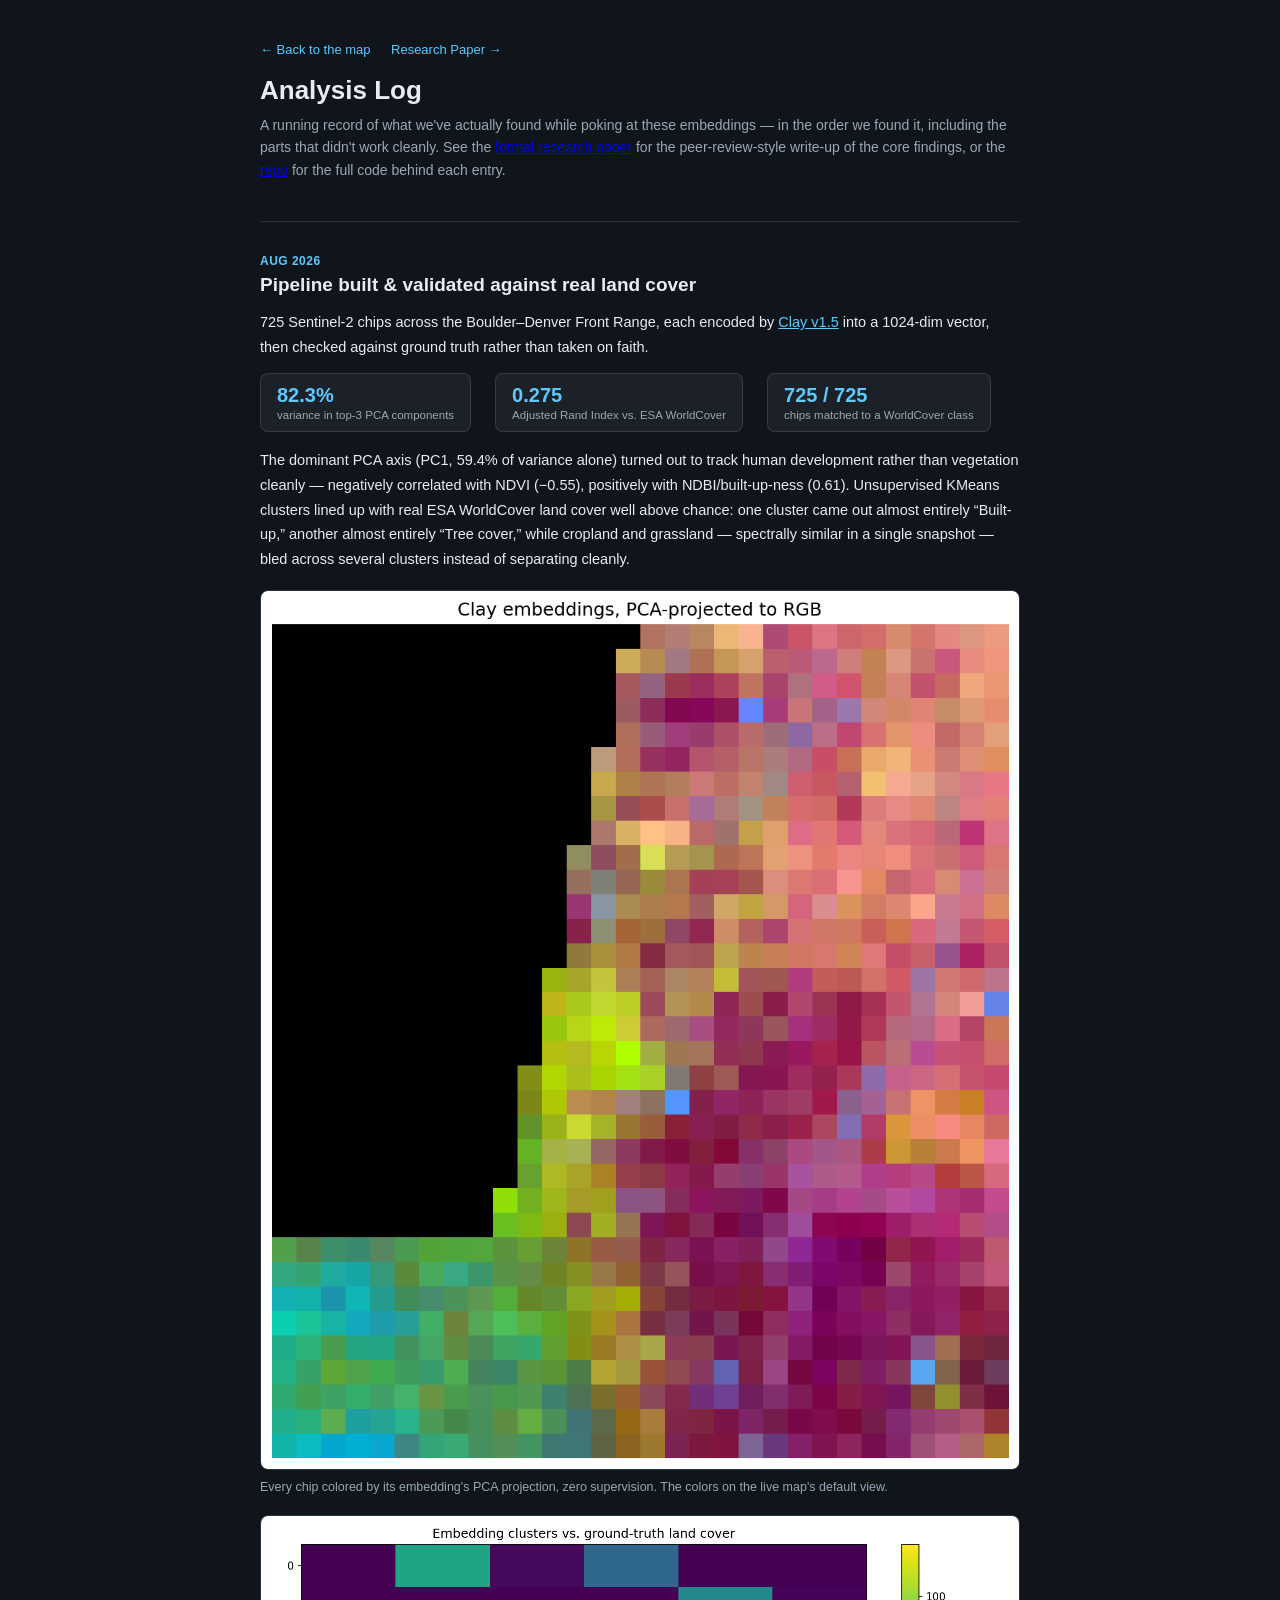
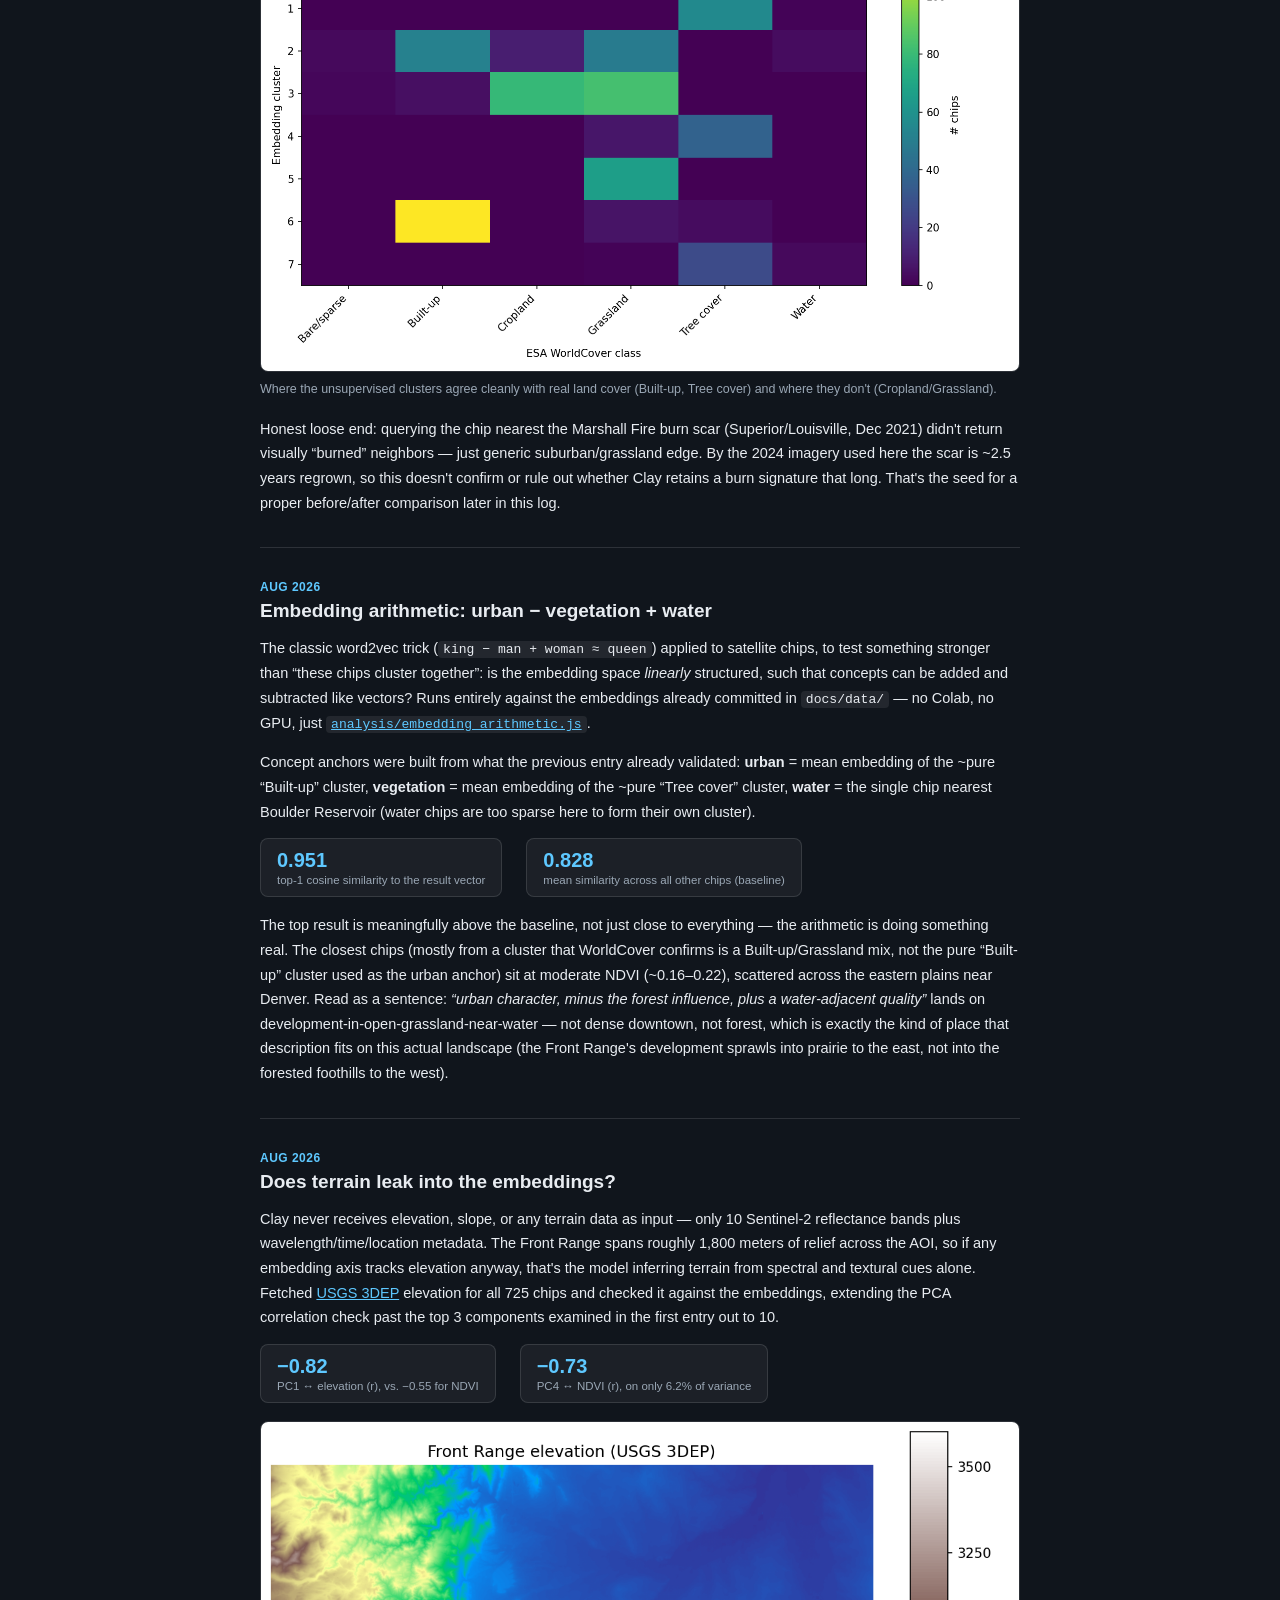
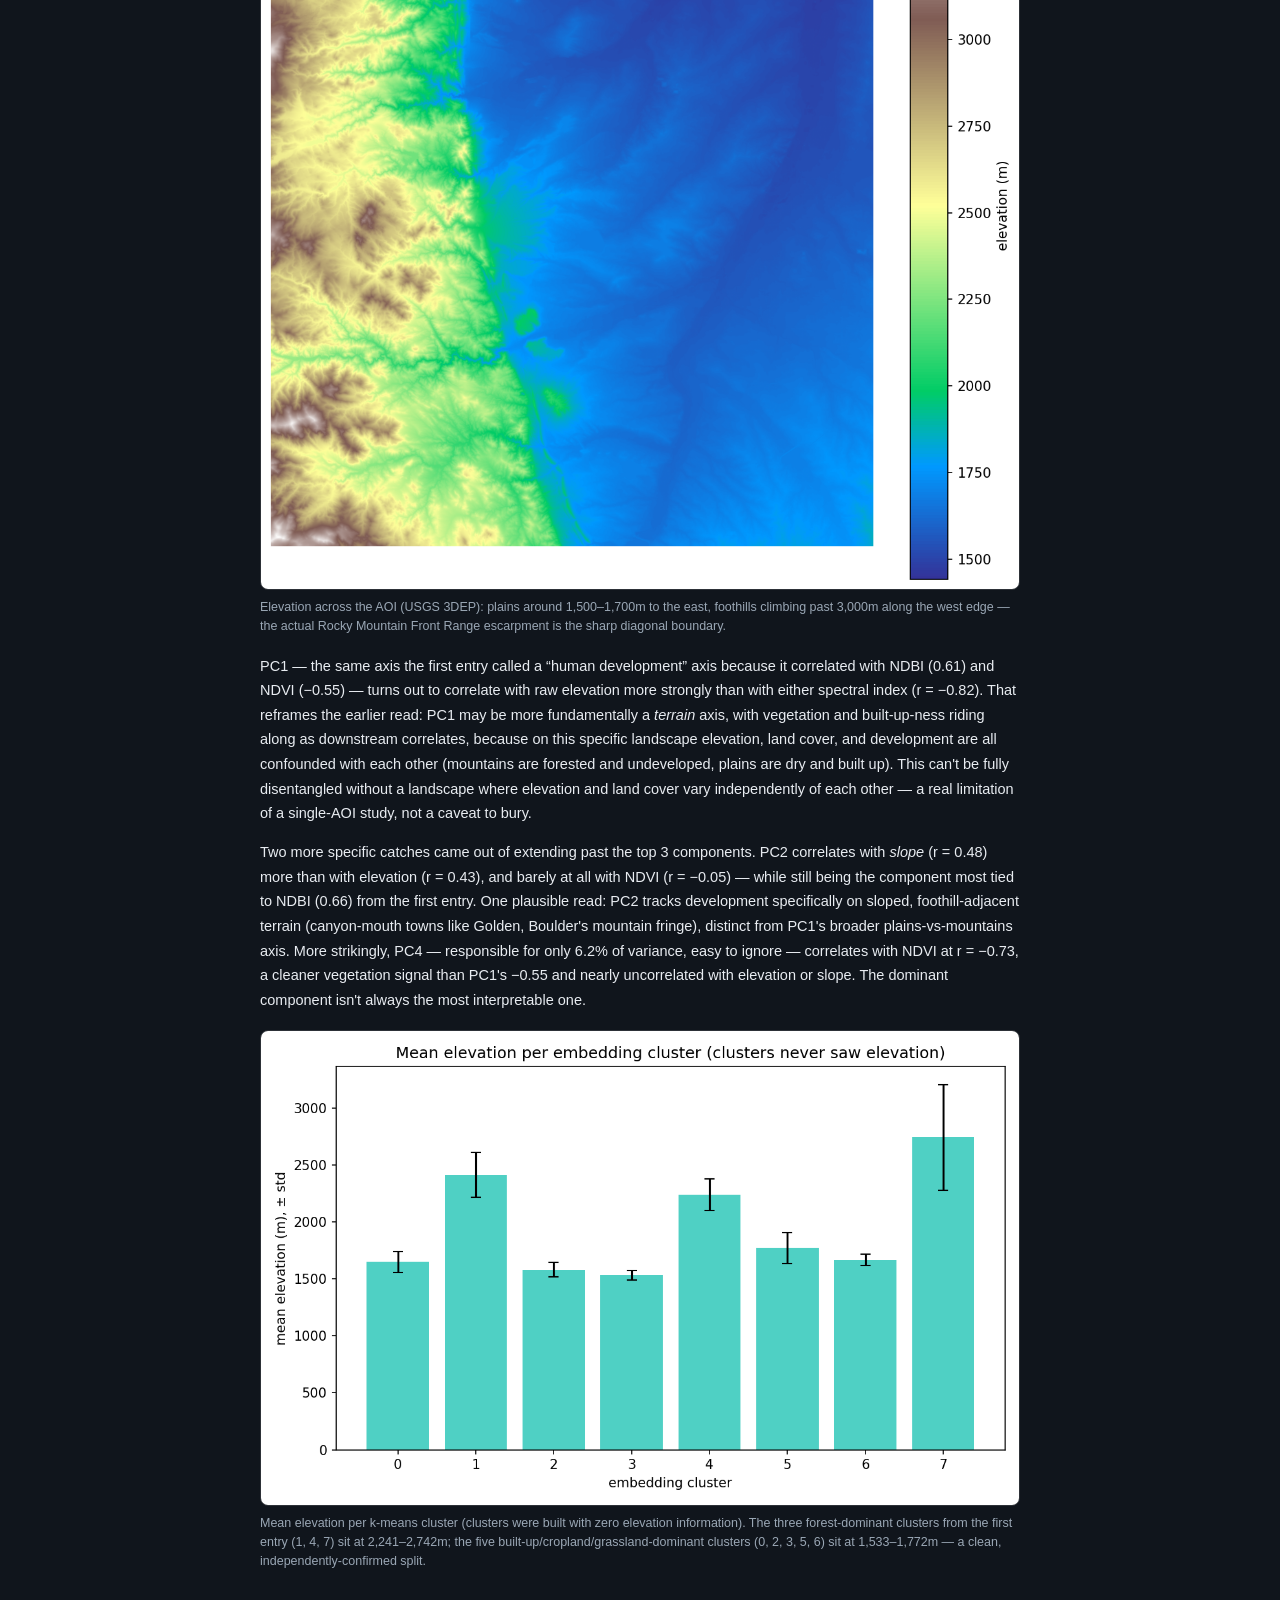
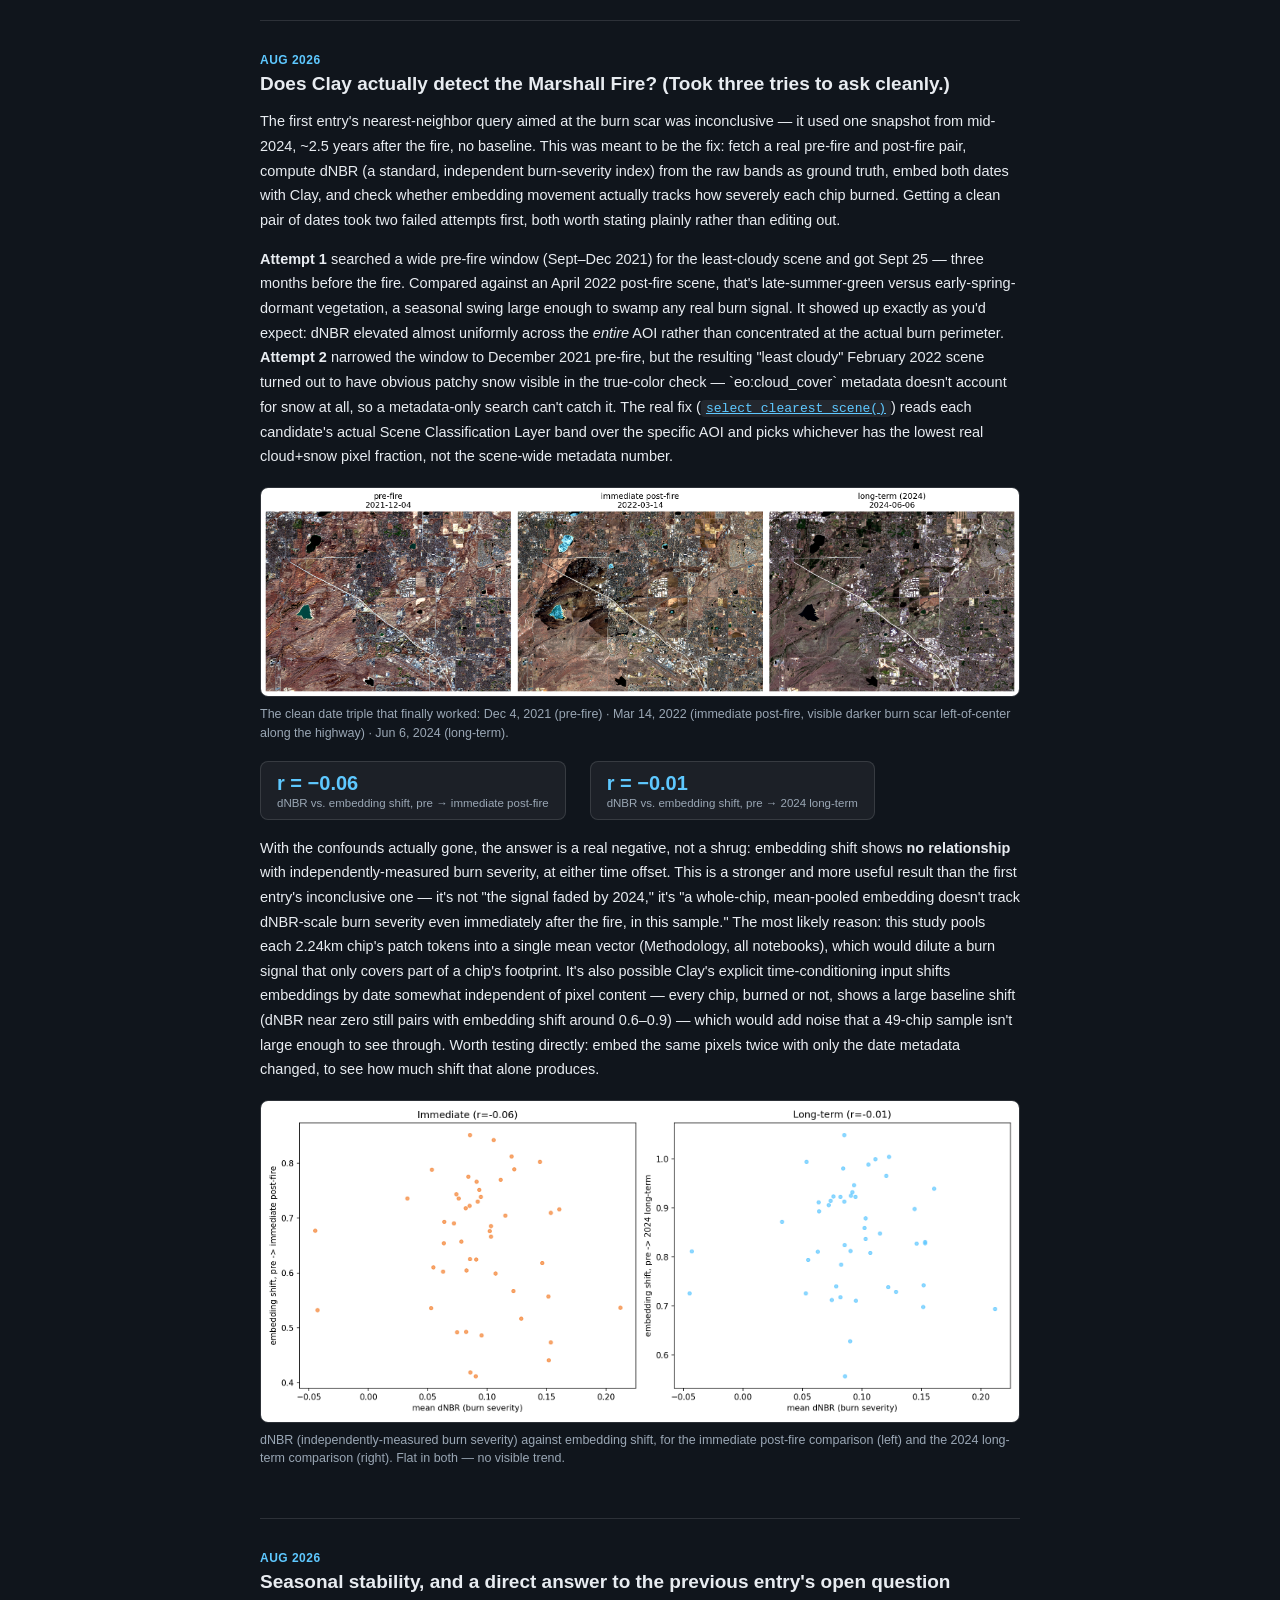
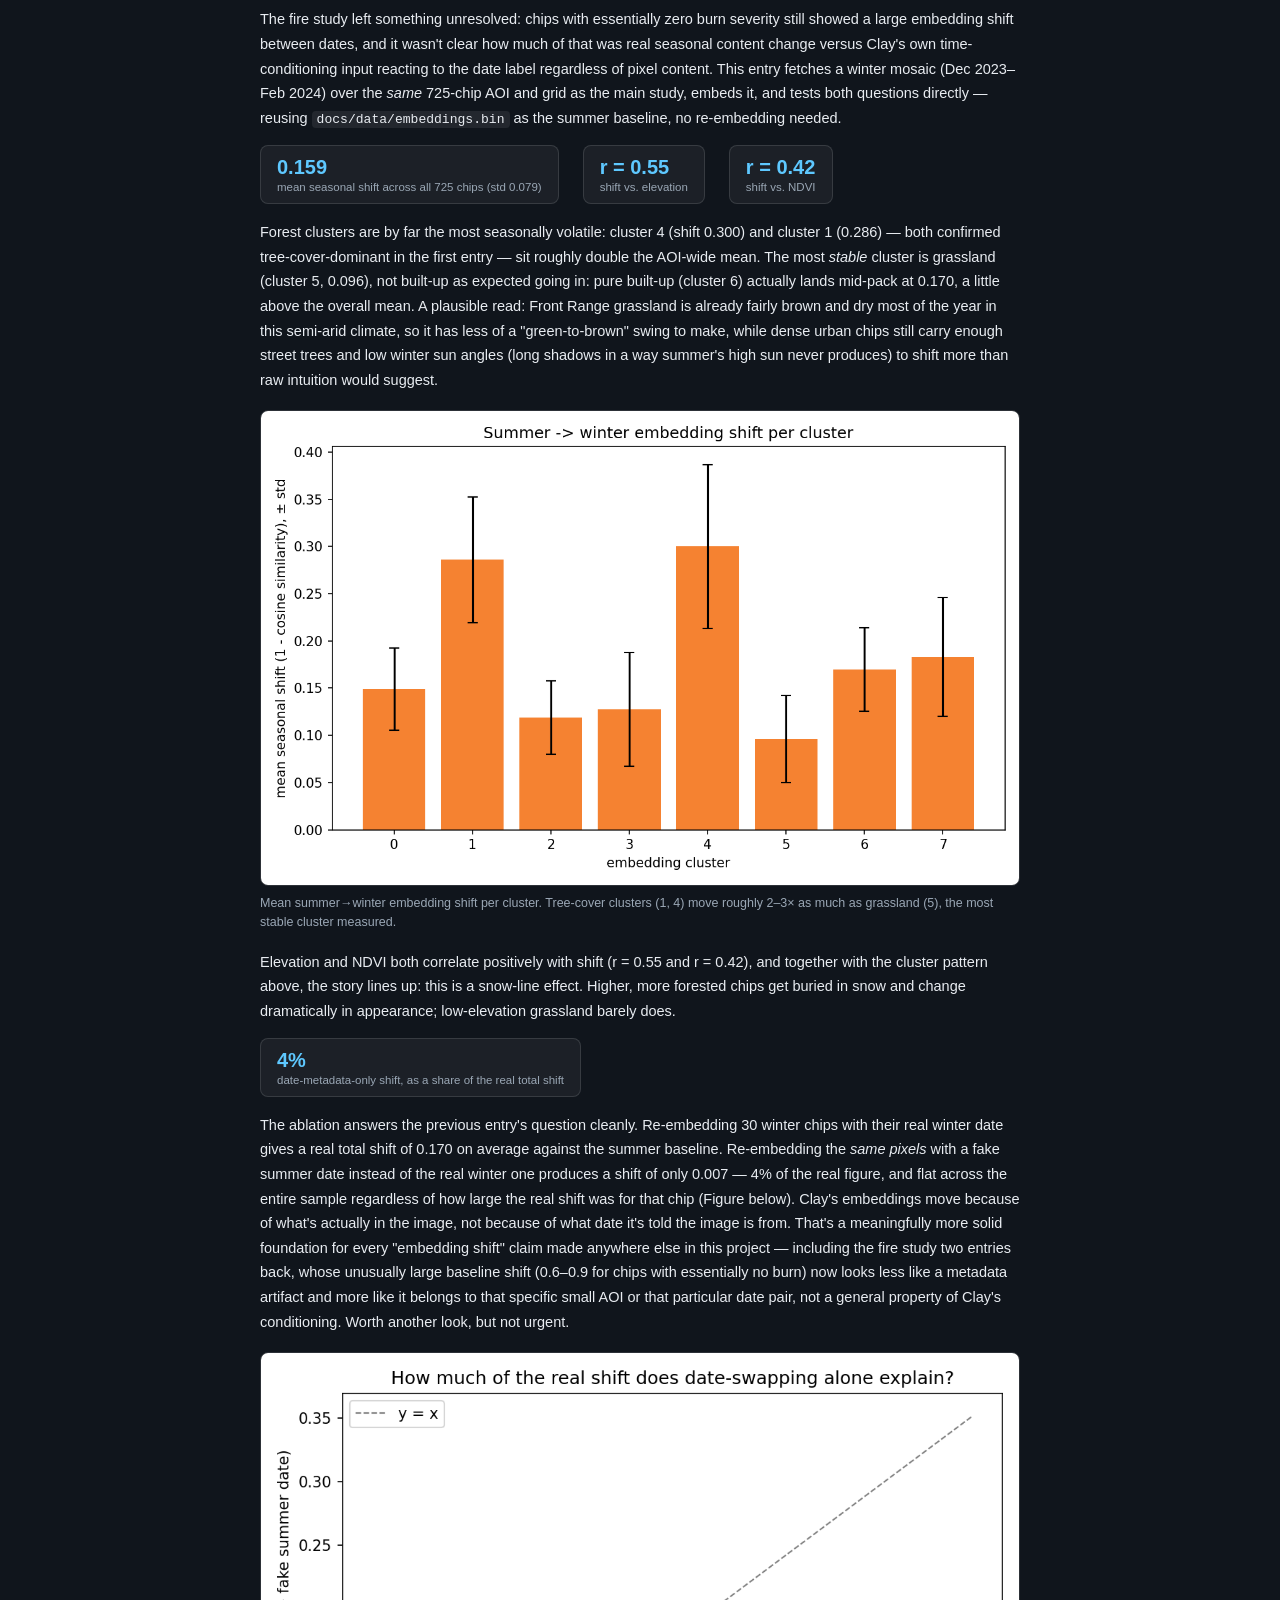
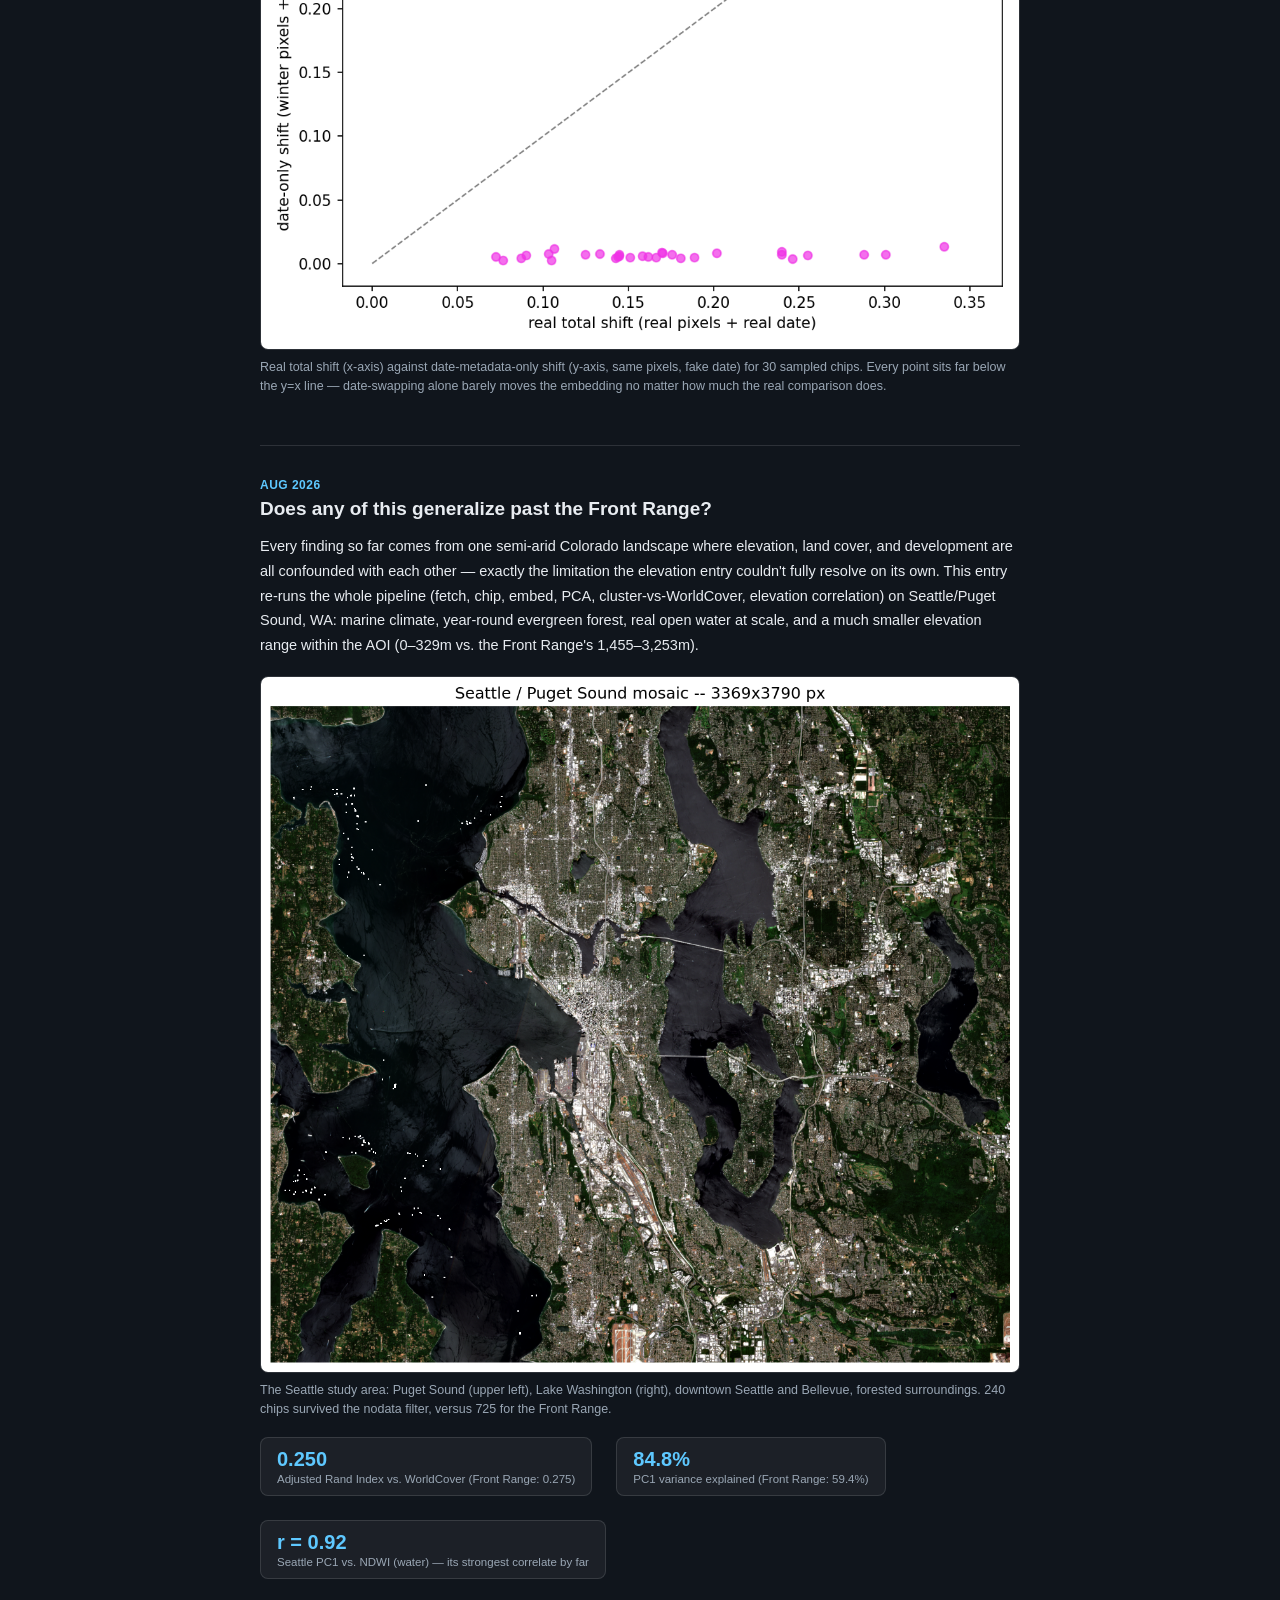
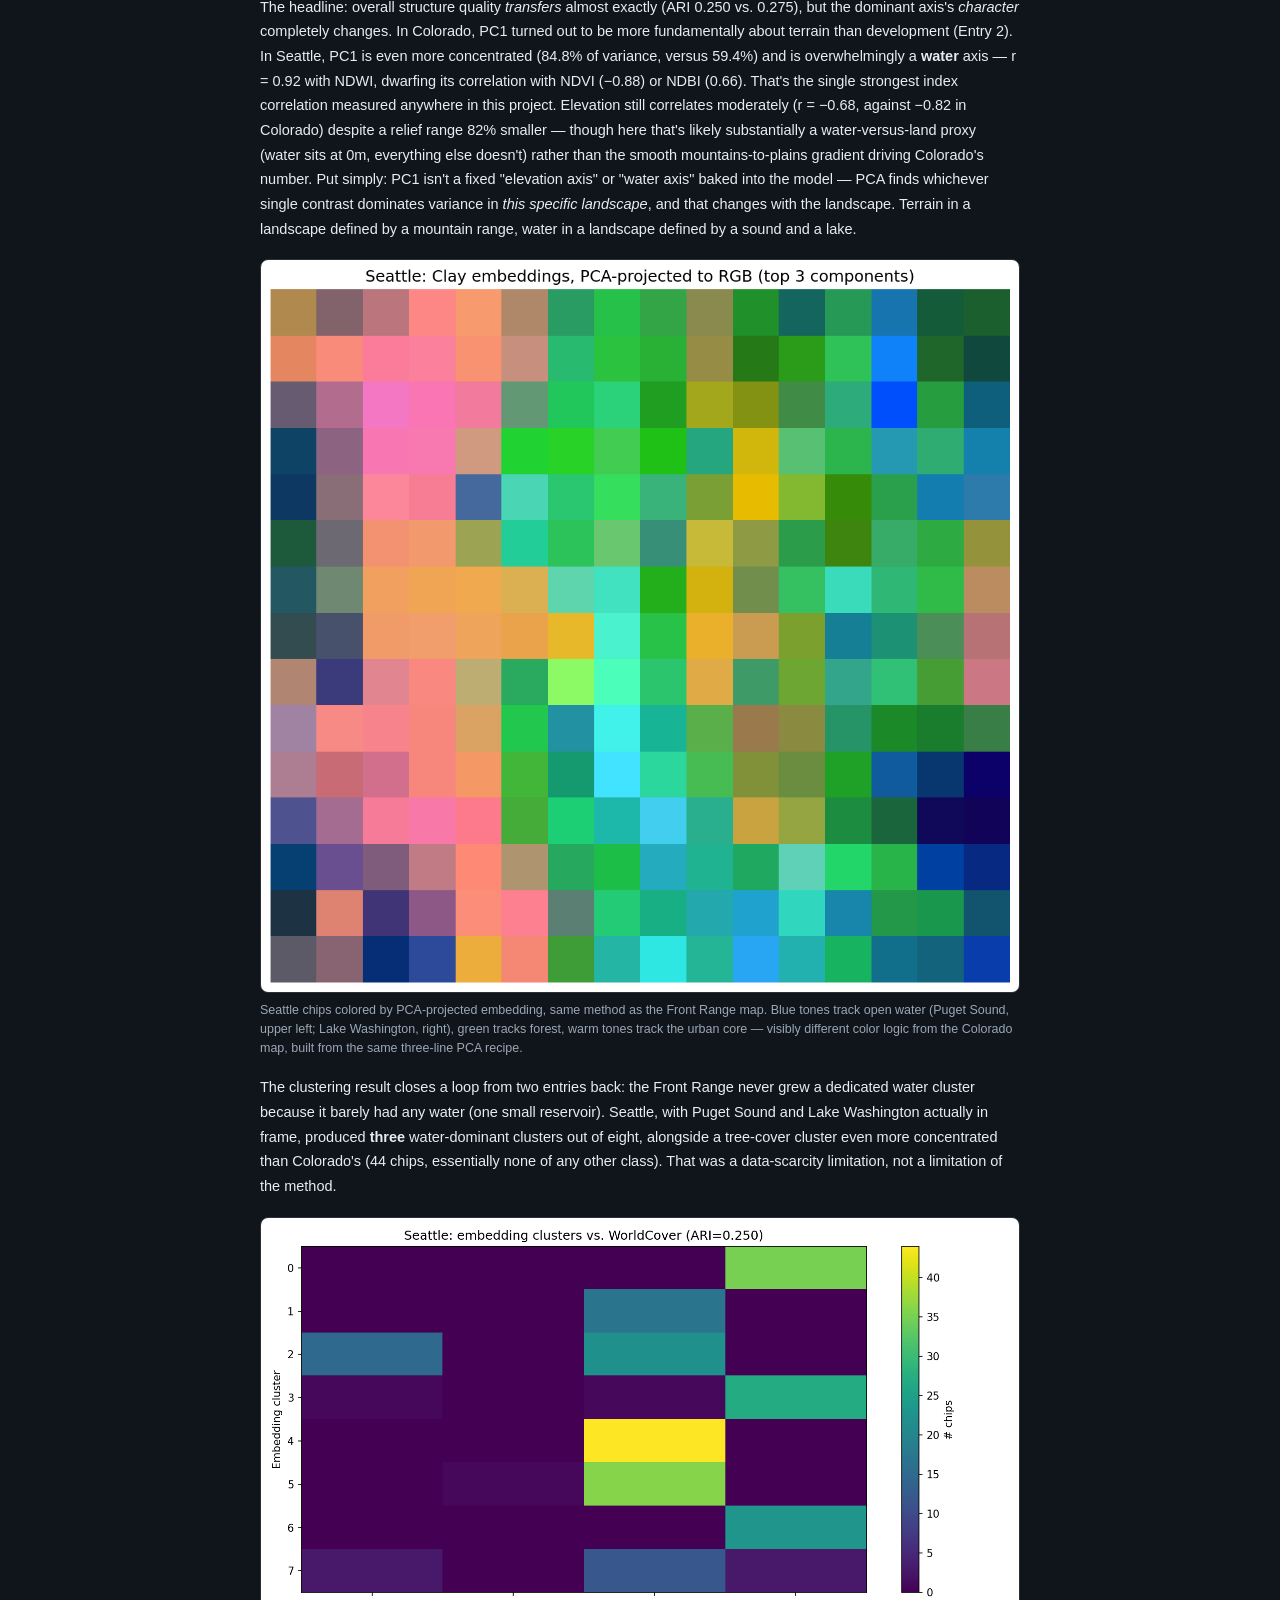
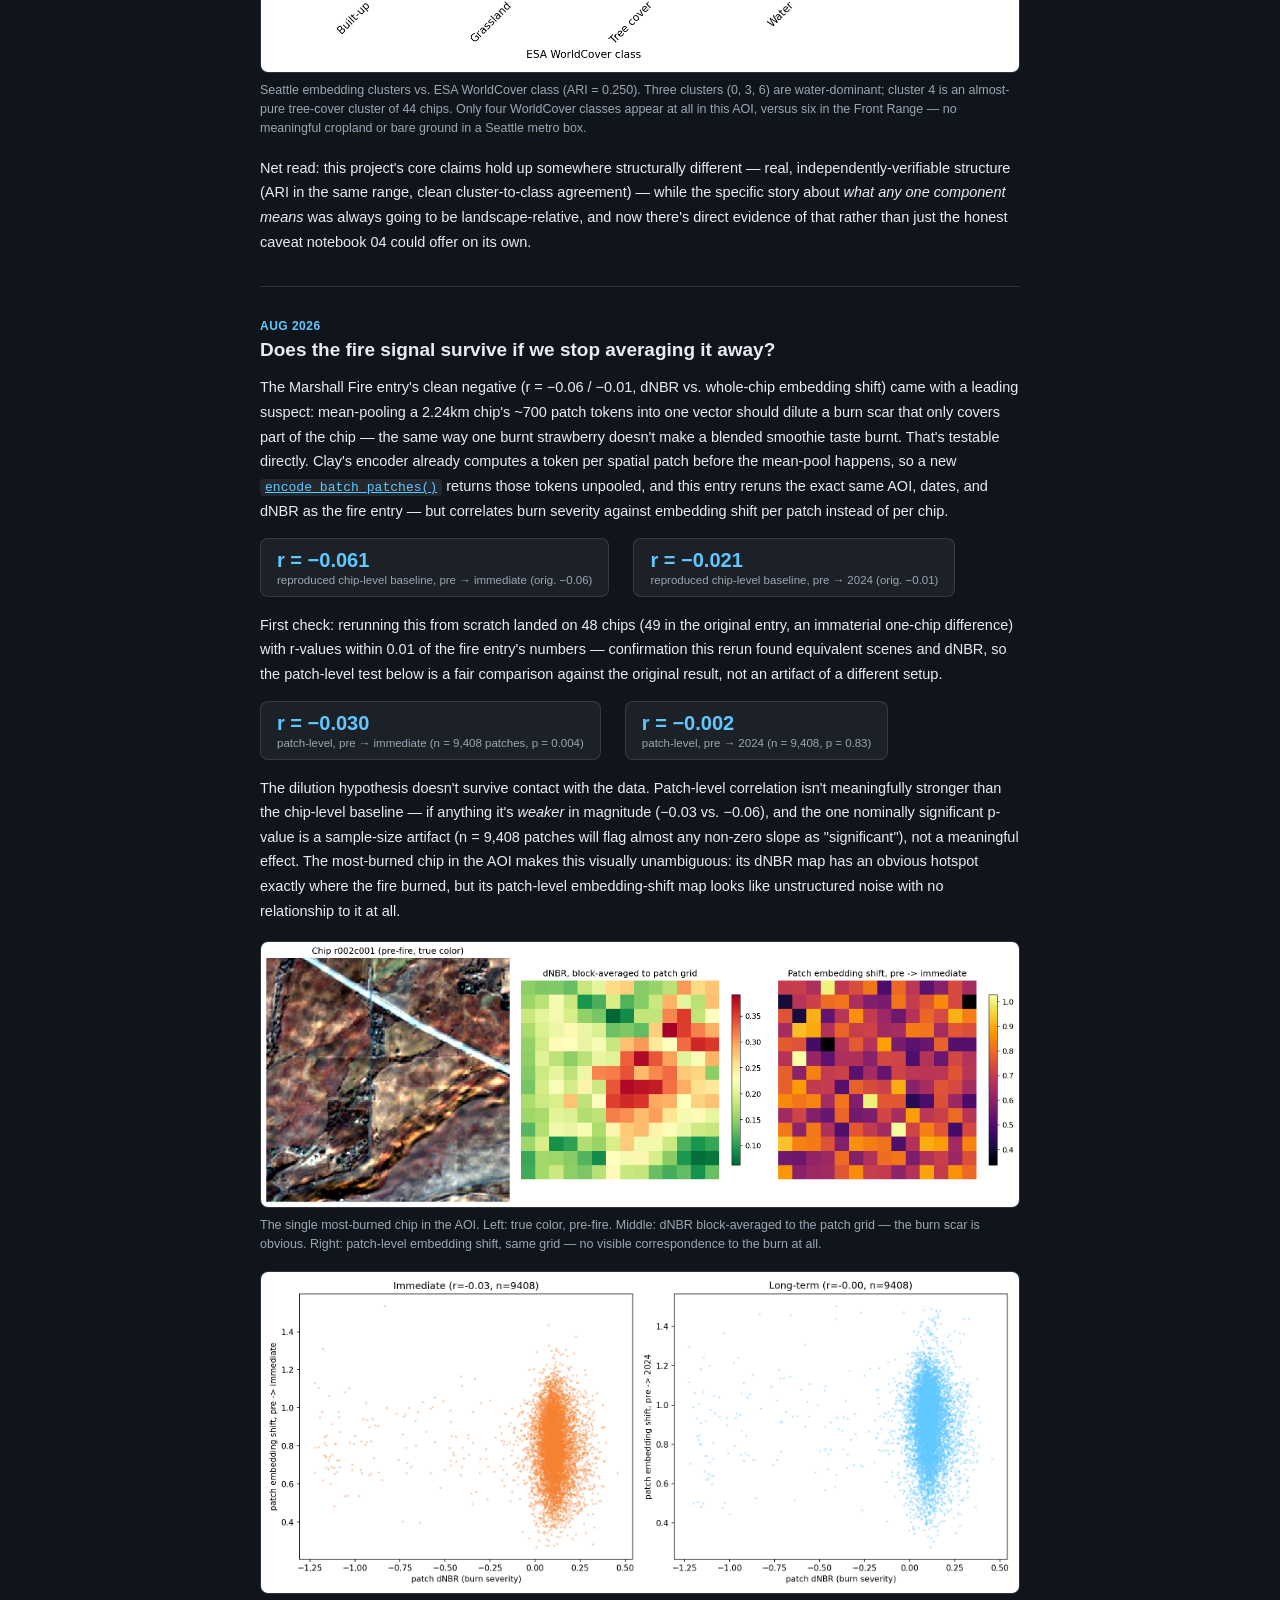
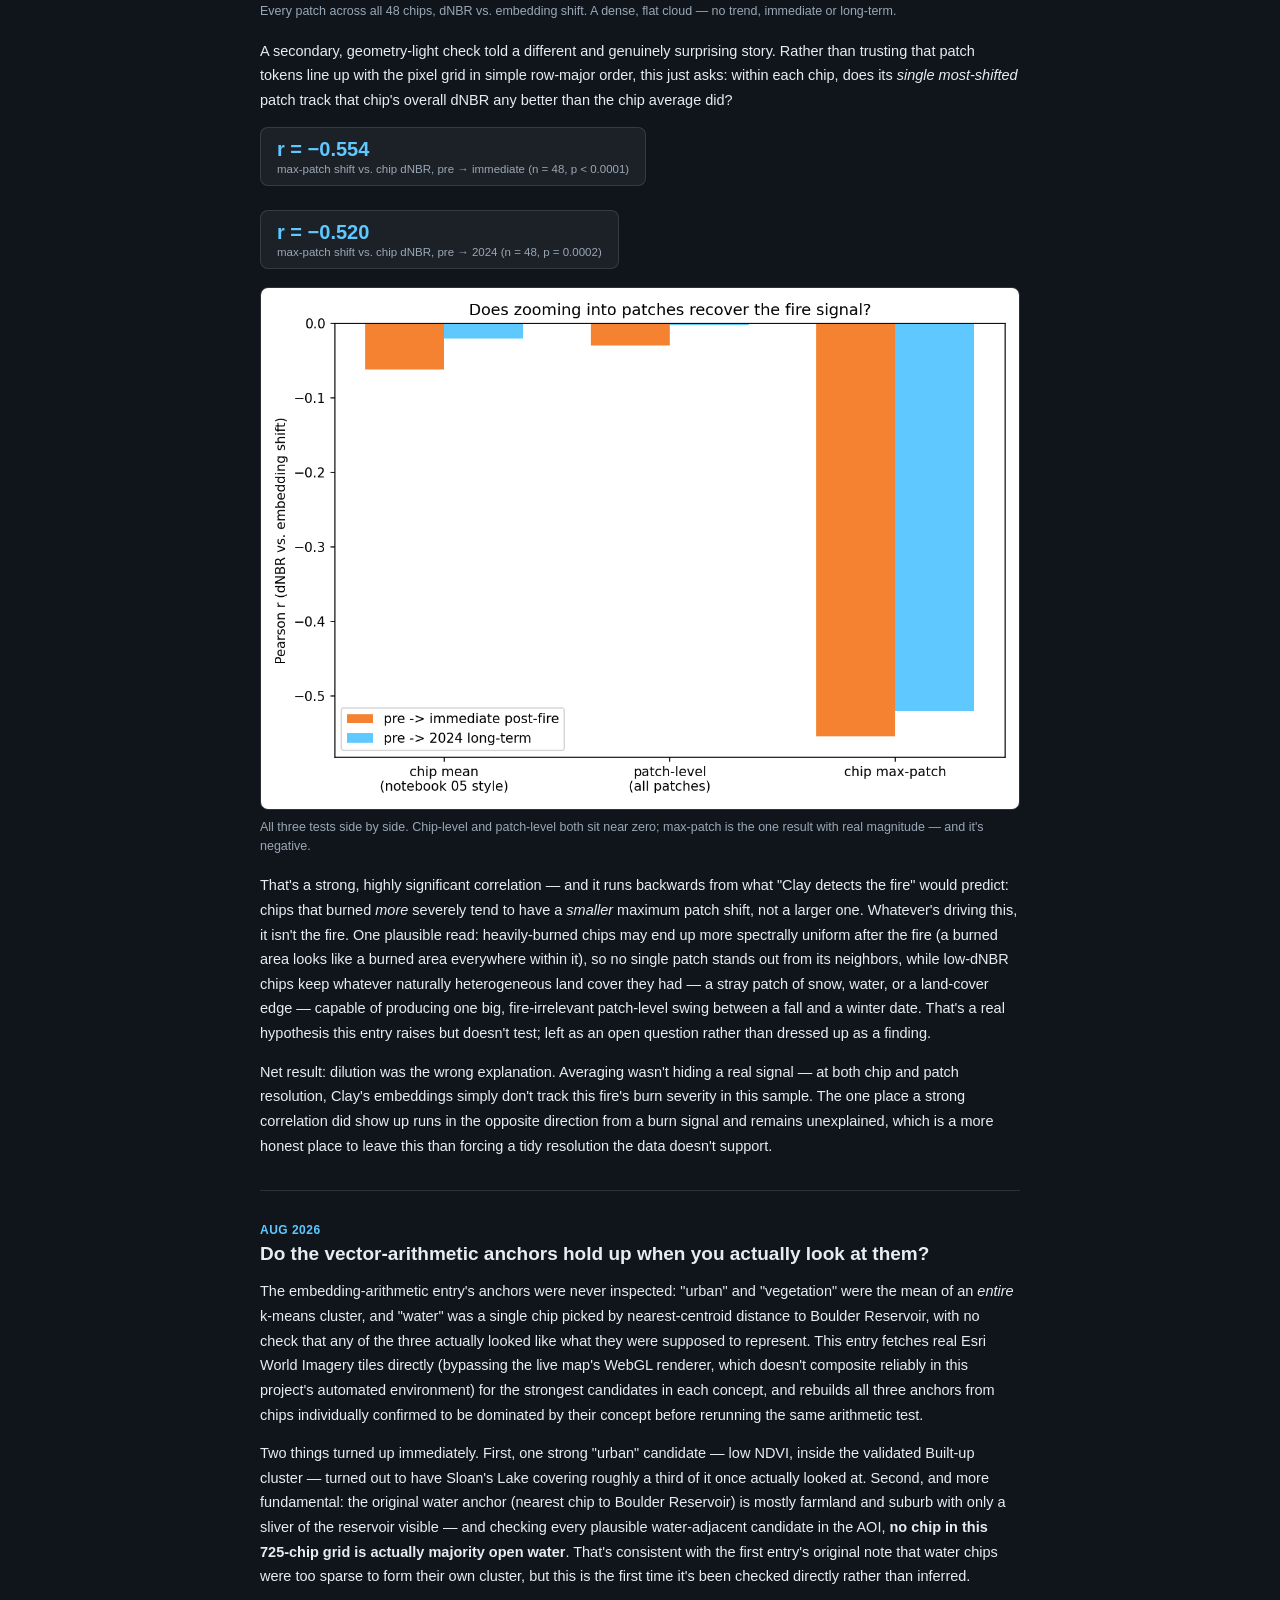
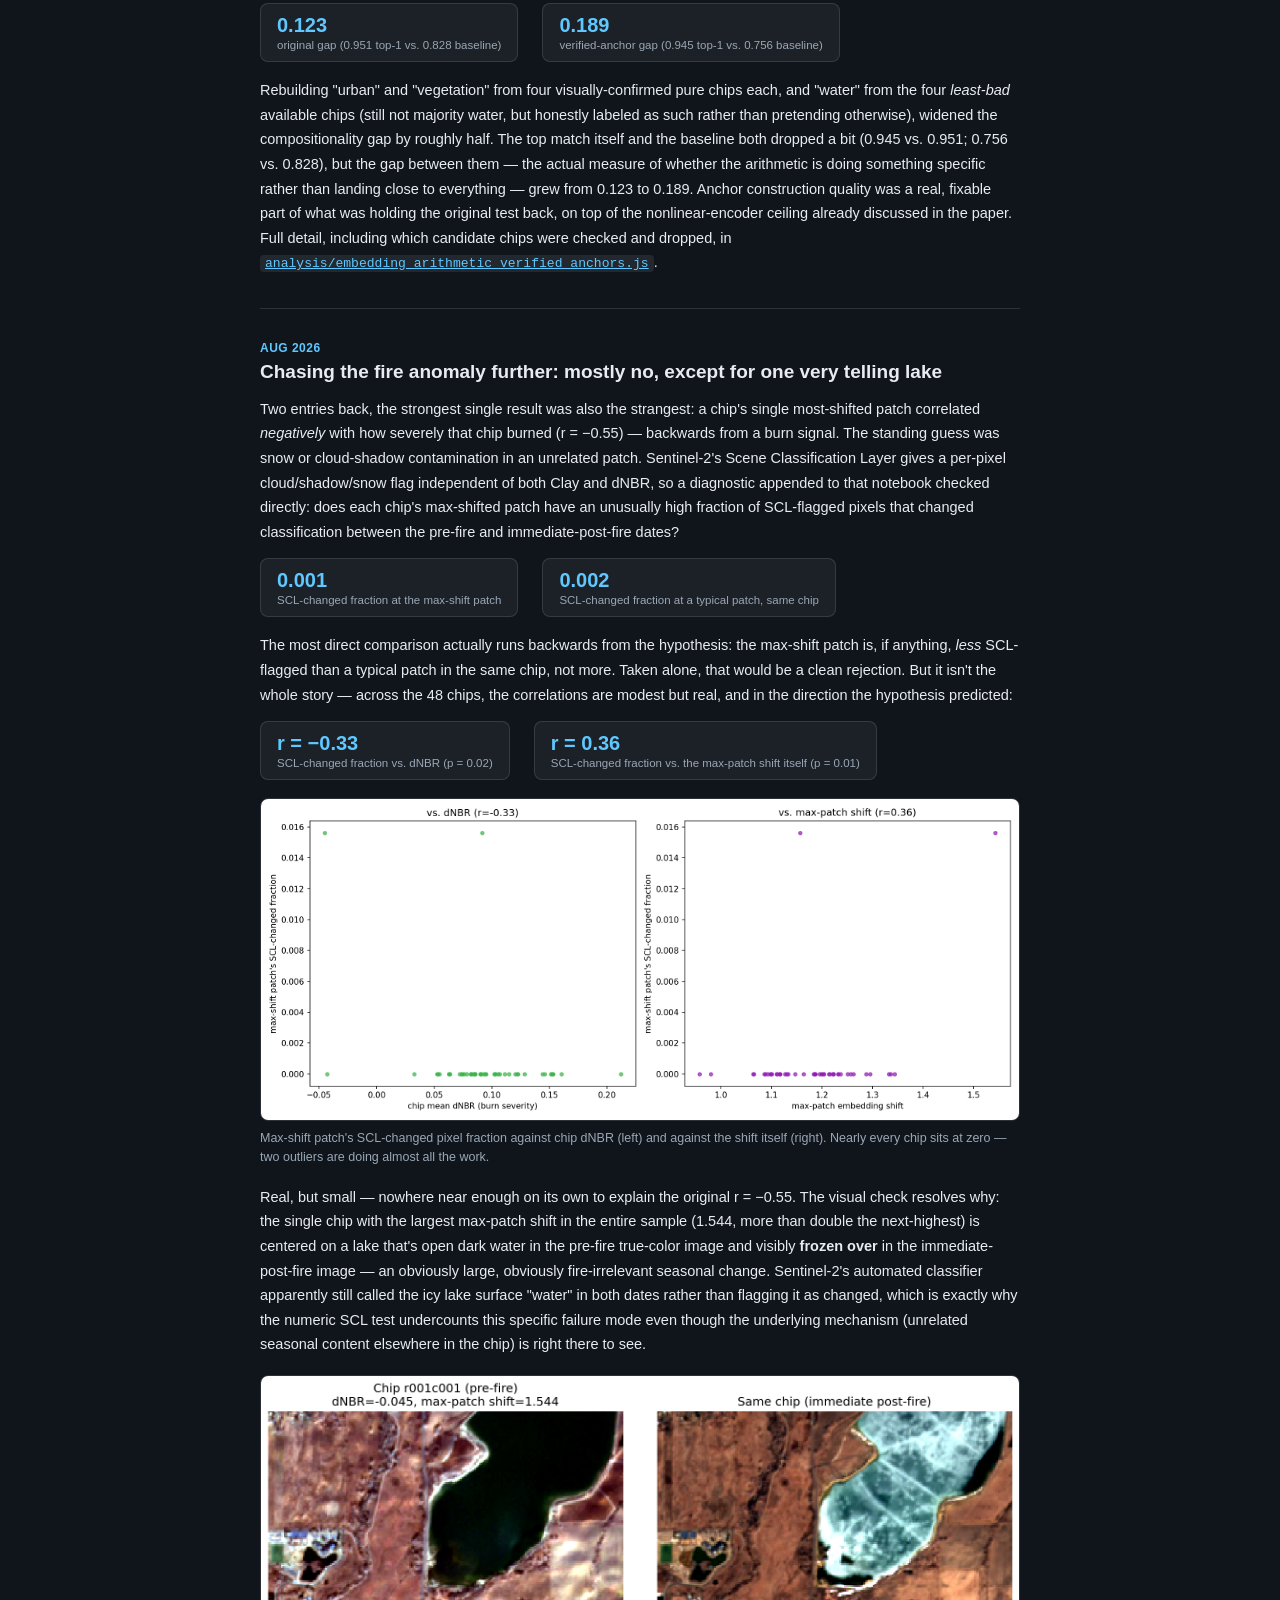
<file: docs/log.html>
<!doctype html>
<html lang="en">
<head>
<meta charset="utf-8">
<meta name="viewport" content="width=device-width, initial-scale=1">
<title>Analysis Log — Front Range Satellite Embeddings</title>
<link rel="stylesheet" href="style.css">
<link rel="stylesheet" href="log.css">
</head>
<body>
  <div class="page">
    <header>
      <a class="back-link" href="index.html">&larr; Back to the map</a>
      <a class="back-link" href="paper.html" style="margin-left:16px;">Research Paper &rarr;</a>
      <h1>Analysis Log</h1>
      <p>
        A running record of what we've actually found while poking at these embeddings —
        in the order we found it, including the parts that didn't work cleanly. See the
        <a href="paper.html">formal research paper</a> for the peer-review-style write-up of the
        core findings, or the <a href="https://github.com/ZanderHirman08/SATEMB" target="_blank" rel="noopener">repo</a>
        for the full code behind each entry.
      </p>
    </header>

    <section class="entry">
      <div class="entry-date">Aug 2026</div>
      <h2>Pipeline built &amp; validated against real land cover</h2>
      <p>
        725 Sentinel-2 chips across the Boulder&ndash;Denver Front Range, each encoded by
        <a href="https://github.com/Clay-foundation/model" target="_blank" rel="noopener">Clay v1.5</a>
        into a 1024-dim vector, then checked against ground truth rather than taken on faith.
      </p>

      <div class="metric-row">
        <div class="metric"><div class="value">82.3%</div><div class="label">variance in top-3 PCA components</div></div>
        <div class="metric"><div class="value">0.275</div><div class="label">Adjusted Rand Index vs. ESA WorldCover</div></div>
        <div class="metric"><div class="value">725 / 725</div><div class="label">chips matched to a WorldCover class</div></div>
      </div>

      <p>
        The dominant PCA axis (PC1, 59.4% of variance alone) turned out to track human
        development rather than vegetation cleanly &mdash; negatively correlated with NDVI
        (&minus;0.55), positively with NDBI/built-up-ness (0.61). Unsupervised KMeans clusters
        lined up with real ESA WorldCover land cover well above chance: one cluster came out
        almost entirely &ldquo;Built-up,&rdquo; another almost entirely &ldquo;Tree cover,&rdquo;
        while cropland and grassland &mdash; spectrally similar in a single snapshot &mdash;
        bled across several clusters instead of separating cleanly.
      </p>

      <figure>
        <img src="figures/pca_semantic_map.png" alt="PCA-projected semantic map of the Front Range">
        <figcaption>Every chip colored by its embedding's PCA projection, zero supervision. The colors on the live map's default view.</figcaption>
      </figure>

      <figure>
        <img src="figures/cluster_vs_worldcover.png" alt="Embedding clusters vs. ESA WorldCover land cover classes">
        <figcaption>Where the unsupervised clusters agree cleanly with real land cover (Built-up, Tree cover) and where they don't (Cropland/Grassland).</figcaption>
      </figure>

      <p>
        Honest loose end: querying the chip nearest the Marshall Fire burn scar
        (Superior/Louisville, Dec 2021) didn't return visually &ldquo;burned&rdquo; neighbors &mdash;
        just generic suburban/grassland edge. By the 2024 imagery used here the scar is ~2.5
        years regrown, so this doesn't confirm or rule out whether Clay retains a burn signature
        that long. That's the seed for a proper before/after comparison later in this log.
      </p>
    </section>

    <section class="entry">
      <div class="entry-date">Aug 2026</div>
      <h2>Embedding arithmetic: urban &minus; vegetation + water</h2>
      <p>
        The classic word2vec trick (<code>king &minus; man + woman &asymp; queen</code>) applied to
        satellite chips, to test something stronger than &ldquo;these chips cluster
        together&rdquo;: is the embedding space <em>linearly</em> structured, such that concepts
        can be added and subtracted like vectors? Runs entirely against the embeddings already
        committed in <code>docs/data/</code> &mdash; no Colab, no GPU, just
        <a href="https://github.com/ZanderHirman08/SATEMB/blob/main/analysis/embedding_arithmetic.js" target="_blank" rel="noopener"><code>analysis/embedding_arithmetic.js</code></a>.
      </p>
      <p>
        Concept anchors were built from what the previous entry already validated: <strong>urban</strong>
        = mean embedding of the ~pure &ldquo;Built-up&rdquo; cluster, <strong>vegetation</strong> = mean
        embedding of the ~pure &ldquo;Tree cover&rdquo; cluster, <strong>water</strong> = the single chip
        nearest Boulder Reservoir (water chips are too sparse here to form their own cluster).
      </p>

      <div class="metric-row">
        <div class="metric"><div class="value">0.951</div><div class="label">top-1 cosine similarity to the result vector</div></div>
        <div class="metric"><div class="value">0.828</div><div class="label">mean similarity across all other chips (baseline)</div></div>
      </div>

      <p>
        The top result is meaningfully above the baseline, not just close to everything &mdash;
        the arithmetic is doing something real. The closest chips (mostly from a cluster that
        WorldCover confirms is a Built-up/Grassland mix, not the pure &ldquo;Built-up&rdquo;
        cluster used as the urban anchor) sit at moderate NDVI (~0.16&ndash;0.22), scattered
        across the eastern plains near Denver. Read as a sentence: <em>&ldquo;urban character,
        minus the forest influence, plus a water-adjacent quality&rdquo;</em> lands on
        development-in-open-grassland-near-water &mdash; not dense downtown, not forest, which is
        exactly the kind of place that description fits on this actual landscape (the Front
        Range's development sprawls into prairie to the east, not into the forested foothills to
        the west).
      </p>
    </section>

    <section class="entry">
      <div class="entry-date">Aug 2026</div>
      <h2>Does terrain leak into the embeddings?</h2>
      <p>
        Clay never receives elevation, slope, or any terrain data as input &mdash; only 10
        Sentinel-2 reflectance bands plus wavelength/time/location metadata. The Front Range spans
        roughly 1,800 meters of relief across the AOI, so if any embedding axis tracks elevation
        anyway, that's the model inferring terrain from spectral and textural cues alone. Fetched
        <a href="https://planetarycomputer.microsoft.com/dataset/3dep-seamless" target="_blank" rel="noopener">USGS 3DEP</a>
        elevation for all 725 chips and checked it against the embeddings, extending the PCA
        correlation check past the top 3 components examined in the first entry out to 10.
      </p>

      <div class="metric-row">
        <div class="metric"><div class="value">&minus;0.82</div><div class="label">PC1 &harr; elevation (r), vs. &minus;0.55 for NDVI</div></div>
        <div class="metric"><div class="value">&minus;0.73</div><div class="label">PC4 &harr; NDVI (r), on only 6.2% of variance</div></div>
      </div>

      <figure>
        <img src="figures/elevation_map.png" alt="USGS 3DEP elevation map of the Front Range AOI">
        <figcaption>Elevation across the AOI (USGS 3DEP): plains around 1,500&ndash;1,700m to the east, foothills climbing past 3,000m along the west edge &mdash; the actual Rocky Mountain Front Range escarpment is the sharp diagonal boundary.</figcaption>
      </figure>

      <p>
        PC1 &mdash; the same axis the first entry called a &ldquo;human development&rdquo; axis
        because it correlated with NDBI (0.61) and NDVI (&minus;0.55) &mdash; turns out to
        correlate with raw elevation more strongly than with either spectral index
        (r = &minus;0.82). That reframes the earlier read: PC1 may be more fundamentally a
        <em>terrain</em> axis, with vegetation and built-up-ness riding along as downstream
        correlates, because on this specific landscape elevation, land cover, and development are
        all confounded with each other (mountains are forested and undeveloped, plains are dry and
        built up). This can't be fully disentangled without a landscape where elevation and land
        cover vary independently of each other &mdash; a real limitation of a single-AOI study, not
        a caveat to bury.
      </p>

      <p>
        Two more specific catches came out of extending past the top 3 components. PC2 correlates
        with <em>slope</em> (r = 0.48) more than with elevation (r = 0.43), and barely at all with
        NDVI (r = &minus;0.05) &mdash; while still being the component most tied to NDBI (0.66)
        from the first entry. One plausible read: PC2 tracks development specifically on sloped,
        foothill-adjacent terrain (canyon-mouth towns like Golden, Boulder's mountain fringe),
        distinct from PC1's broader plains-vs-mountains axis. More strikingly, PC4 &mdash;
        responsible for only 6.2% of variance, easy to ignore &mdash; correlates with NDVI at
        r = &minus;0.73, a cleaner vegetation signal than PC1's &minus;0.55 and nearly uncorrelated
        with elevation or slope. The dominant component isn't always the most interpretable one.
      </p>

      <figure>
        <img src="figures/cluster_elevation.png" alt="Mean elevation per embedding cluster">
        <figcaption>Mean elevation per k-means cluster (clusters were built with zero elevation information). The three forest-dominant clusters from the first entry (1, 4, 7) sit at 2,241&ndash;2,742m; the five built-up/cropland/grassland-dominant clusters (0, 2, 3, 5, 6) sit at 1,533&ndash;1,772m &mdash; a clean, independently-confirmed split.</figcaption>
      </figure>
    </section>

    <section class="entry">
      <div class="entry-date">Aug 2026</div>
      <h2>Does Clay actually detect the Marshall Fire? (Took three tries to ask cleanly.)</h2>
      <p>
        The first entry's nearest-neighbor query aimed at the burn scar was inconclusive &mdash;
        it used one snapshot from mid-2024, ~2.5 years after the fire, no baseline. This was meant
        to be the fix: fetch a real pre-fire and post-fire pair, compute dNBR (a standard,
        independent burn-severity index) from the raw bands as ground truth, embed both dates with
        Clay, and check whether embedding movement actually tracks how severely each chip burned.
        Getting a clean pair of dates took two failed attempts first, both worth stating plainly
        rather than editing out.
      </p>
      <p>
        <strong>Attempt 1</strong> searched a wide pre-fire window (Sept&ndash;Dec 2021) for the
        least-cloudy scene and got Sept 25 &mdash; three months before the fire. Compared against
        an April 2022 post-fire scene, that's late-summer-green versus early-spring-dormant
        vegetation, a seasonal swing large enough to swamp any real burn signal. It showed up
        exactly as you'd expect: dNBR elevated almost uniformly across the <em>entire</em> AOI
        rather than concentrated at the actual burn perimeter.
        <strong>Attempt 2</strong> narrowed the window to December 2021 pre-fire, but the
        resulting "least cloudy" February 2022 scene turned out to have obvious patchy snow
        visible in the true-color check &mdash; `eo:cloud_cover` metadata doesn't account for snow
        at all, so a metadata-only search can't catch it. The real fix
        (<a href="https://github.com/ZanderHirman08/SATEMB/blob/main/src/stac_utils.py" target="_blank" rel="noopener"><code>select_clearest_scene()</code></a>)
        reads each candidate's actual Scene Classification Layer band over the specific AOI and
        picks whichever has the lowest real cloud+snow pixel fraction, not the scene-wide metadata
        number.
      </p>

      <figure>
        <img src="figures/fire_true_color_dates.png" alt="True-color imagery: pre-fire, immediate post-fire, and 2024 long-term">
        <figcaption>The clean date triple that finally worked: Dec 4, 2021 (pre-fire) &middot; Mar 14, 2022 (immediate post-fire, visible darker burn scar left-of-center along the highway) &middot; Jun 6, 2024 (long-term).</figcaption>
      </figure>

      <div class="metric-row">
        <div class="metric"><div class="value">r = &minus;0.06</div><div class="label">dNBR vs. embedding shift, pre &rarr; immediate post-fire</div></div>
        <div class="metric"><div class="value">r = &minus;0.01</div><div class="label">dNBR vs. embedding shift, pre &rarr; 2024 long-term</div></div>
      </div>

      <p>
        With the confounds actually gone, the answer is a real negative, not a shrug: embedding
        shift shows <strong>no relationship</strong> with independently-measured burn severity, at
        either time offset. This is a stronger and more useful result than the first entry's
        inconclusive one &mdash; it's not "the signal faded by 2024," it's "a whole-chip,
        mean-pooled embedding doesn't track dNBR-scale burn severity even immediately after the
        fire, in this sample." The most likely reason: this study pools each 2.24km chip's patch
        tokens into a single mean vector (Methodology, all notebooks), which would dilute a burn
        signal that only covers part of a chip's footprint. It's also possible Clay's explicit
        time-conditioning input shifts embeddings by date somewhat independent of pixel content
        &mdash; every chip, burned or not, shows a large baseline shift (dNBR near zero still
        pairs with embedding shift around 0.6&ndash;0.9) &mdash; which would add noise that a
        49-chip sample isn't large enough to see through. Worth testing directly: embed the same
        pixels twice with only the date metadata changed, to see how much shift that alone
        produces.
      </p>

      <figure>
        <img src="figures/fire_dnbr_vs_shift.png" alt="Scatter plots of dNBR against embedding shift, immediate and long-term">
        <figcaption>dNBR (independently-measured burn severity) against embedding shift, for the immediate post-fire comparison (left) and the 2024 long-term comparison (right). Flat in both &mdash; no visible trend.</figcaption>
      </figure>
    </section>

    <section class="entry">
      <div class="entry-date">Aug 2026</div>
      <h2>Seasonal stability, and a direct answer to the previous entry's open question</h2>
      <p>
        The fire study left something unresolved: chips with essentially zero burn severity still
        showed a large embedding shift between dates, and it wasn't clear how much of that was
        real seasonal content change versus Clay's own time-conditioning input reacting to the
        date label regardless of pixel content. This entry fetches a winter mosaic
        (Dec 2023&ndash;Feb 2024) over the <em>same</em> 725-chip AOI and grid as the main study,
        embeds it, and tests both questions directly &mdash; reusing
        <code>docs/data/embeddings.bin</code> as the summer baseline, no re-embedding needed.
      </p>

      <div class="metric-row">
        <div class="metric"><div class="value">0.159</div><div class="label">mean seasonal shift across all 725 chips (std 0.079)</div></div>
        <div class="metric"><div class="value">r = 0.55</div><div class="label">shift vs. elevation</div></div>
        <div class="metric"><div class="value">r = 0.42</div><div class="label">shift vs. NDVI</div></div>
      </div>

      <p>
        Forest clusters are by far the most seasonally volatile: cluster 4 (shift 0.300) and
        cluster 1 (0.286) &mdash; both confirmed tree-cover-dominant in the first entry &mdash;
        sit roughly double the AOI-wide mean. The most <em>stable</em> cluster is grassland
        (cluster 5, 0.096), not built-up as expected going in: pure built-up (cluster 6) actually
        lands mid-pack at 0.170, a little above the overall mean. A plausible read: Front Range
        grassland is already fairly brown and dry most of the year in this semi-arid climate, so
        it has less of a "green-to-brown" swing to make, while dense urban chips still carry
        enough street trees and low winter sun angles (long shadows in a way summer's high sun
        never produces) to shift more than raw intuition would suggest.
      </p>

      <figure>
        <img src="figures/seasonal_shift_by_cluster.png" alt="Mean seasonal shift per embedding cluster">
        <figcaption>Mean summer&rarr;winter embedding shift per cluster. Tree-cover clusters (1, 4) move roughly 2&ndash;3&times; as much as grassland (5), the most stable cluster measured.</figcaption>
      </figure>

      <p>
        Elevation and NDVI both correlate positively with shift (r = 0.55 and r = 0.42), and
        together with the cluster pattern above, the story lines up: this is a snow-line effect.
        Higher, more forested chips get buried in snow and change dramatically in appearance;
        low-elevation grassland barely does.
      </p>

      <div class="metric-row">
        <div class="metric"><div class="value">4%</div><div class="label">date-metadata-only shift, as a share of the real total shift</div></div>
      </div>

      <p>
        The ablation answers the previous entry's question cleanly. Re-embedding 30 winter chips
        with their real winter date gives a real total shift of 0.170 on average against the
        summer baseline. Re-embedding the <em>same pixels</em> with a fake summer date instead of
        the real winter one produces a shift of only 0.007 &mdash; 4% of the real figure, and flat
        across the entire sample regardless of how large the real shift was for that chip
        (Figure below). Clay's embeddings move because of what's actually in the image, not
        because of what date it's told the image is from. That's a meaningfully more solid
        foundation for every "embedding shift" claim made anywhere else in this project &mdash;
        including the fire study two entries back, whose unusually large baseline shift (0.6&ndash;0.9
        for chips with essentially no burn) now looks less like a metadata artifact and more like
        it belongs to that specific small AOI or that particular date pair, not a general property
        of Clay's conditioning. Worth another look, but not urgent.
      </p>

      <figure>
        <img src="figures/seasonal_ablation.png" alt="Scatter plot comparing real total shift to date-metadata-only shift">
        <figcaption>Real total shift (x-axis) against date-metadata-only shift (y-axis, same pixels, fake date) for 30 sampled chips. Every point sits far below the y=x line &mdash; date-swapping alone barely moves the embedding no matter how much the real comparison does.</figcaption>
      </figure>
    </section>

    <section class="entry">
      <div class="entry-date">Aug 2026</div>
      <h2>Does any of this generalize past the Front Range?</h2>
      <p>
        Every finding so far comes from one semi-arid Colorado landscape where elevation, land
        cover, and development are all confounded with each other &mdash; exactly the limitation
        the elevation entry couldn't fully resolve on its own. This entry re-runs the whole
        pipeline (fetch, chip, embed, PCA, cluster-vs-WorldCover, elevation correlation) on
        Seattle/Puget Sound, WA: marine climate, year-round evergreen forest, real open water at
        scale, and a much smaller elevation range within the AOI (0&ndash;329m vs. the Front
        Range's 1,455&ndash;3,253m).
      </p>

      <figure>
        <img src="figures/seattle_true_color.png" alt="True-color Sentinel-2 mosaic of Seattle and Puget Sound">
        <figcaption>The Seattle study area: Puget Sound (upper left), Lake Washington (right), downtown Seattle and Bellevue, forested surroundings. 240 chips survived the nodata filter, versus 725 for the Front Range.</figcaption>
      </figure>

      <div class="metric-row">
        <div class="metric"><div class="value">0.250</div><div class="label">Adjusted Rand Index vs. WorldCover (Front Range: 0.275)</div></div>
        <div class="metric"><div class="value">84.8%</div><div class="label">PC1 variance explained (Front Range: 59.4%)</div></div>
        <div class="metric"><div class="value">r = 0.92</div><div class="label">Seattle PC1 vs. NDWI (water) &mdash; its strongest correlate by far</div></div>
      </div>

      <p>
        The headline: overall structure quality <em>transfers</em> almost exactly (ARI 0.250 vs.
        0.275), but the dominant axis's <em>character</em> completely changes. In Colorado, PC1
        turned out to be more fundamentally about terrain than development (Entry 2). In Seattle,
        PC1 is even more concentrated (84.8% of variance, versus 59.4%) and is overwhelmingly a
        <strong>water</strong> axis &mdash; r = 0.92 with NDWI, dwarfing its correlation with NDVI
        (&minus;0.88) or NDBI (0.66). That's the single strongest index correlation measured
        anywhere in this project. Elevation still correlates moderately (r = &minus;0.68, against
        &minus;0.82 in Colorado) despite a relief range 82% smaller &mdash; though here that's
        likely substantially a water-versus-land proxy (water sits at 0m, everything else doesn't)
        rather than the smooth mountains-to-plains gradient driving Colorado's number. Put simply:
        PC1 isn't a fixed "elevation axis" or "water axis" baked into the model &mdash; PCA finds
        whichever single contrast dominates variance in <em>this specific landscape</em>, and that
        changes with the landscape. Terrain in a landscape defined by a mountain range, water in a
        landscape defined by a sound and a lake.
      </p>

      <figure>
        <img src="figures/seattle_pca_semantic_map.png" alt="PCA-projected semantic map of Seattle and Puget Sound">
        <figcaption>Seattle chips colored by PCA-projected embedding, same method as the Front Range map. Blue tones track open water (Puget Sound, upper left; Lake Washington, right), green tracks forest, warm tones track the urban core &mdash; visibly different color logic from the Colorado map, built from the same three-line PCA recipe.</figcaption>
      </figure>

      <p>
        The clustering result closes a loop from two entries back: the Front Range never grew a
        dedicated water cluster because it barely had any water (one small reservoir). Seattle,
        with Puget Sound and Lake Washington actually in frame, produced <strong>three</strong>
        water-dominant clusters out of eight, alongside a tree-cover cluster even more concentrated
        than Colorado's (44 chips, essentially none of any other class). That was a data-scarcity
        limitation, not a limitation of the method.
      </p>

      <figure>
        <img src="figures/seattle_cluster_vs_worldcover.png" alt="Confusion matrix of Seattle embedding clusters against WorldCover classes">
        <figcaption>Seattle embedding clusters vs. ESA WorldCover class (ARI = 0.250). Three clusters (0, 3, 6) are water-dominant; cluster 4 is an almost-pure tree-cover cluster of 44 chips. Only four WorldCover classes appear at all in this AOI, versus six in the Front Range &mdash; no meaningful cropland or bare ground in a Seattle metro box.</figcaption>
      </figure>

      <p>
        Net read: this project's core claims hold up somewhere structurally different &mdash;
        real, independently-verifiable structure (ARI in the same range, clean cluster-to-class
        agreement) &mdash; while the specific story about <em>what any one component means</em>
        was always going to be landscape-relative, and now there's direct evidence of that rather
        than just the honest caveat notebook 04 could offer on its own.
      </p>
    </section>

    <section class="entry">
      <div class="entry-date">Aug 2026</div>
      <h2>Does the fire signal survive if we stop averaging it away?</h2>
      <p>
        The Marshall Fire entry's clean negative (r = &minus;0.06 / &minus;0.01, dNBR vs.
        whole-chip embedding shift) came with a leading suspect: mean-pooling a 2.24km chip's
        ~700 patch tokens into one vector should dilute a burn scar that only covers part of the
        chip &mdash; the same way one burnt strawberry doesn't make a blended smoothie taste
        burnt. That's testable directly. Clay's encoder already computes a token per spatial
        patch before the mean-pool happens, so a new
        <a href="https://github.com/ZanderHirman08/SATEMB/blob/main/src/clay_embed.py" target="_blank" rel="noopener"><code>encode_batch_patches()</code></a>
        returns those tokens unpooled, and this entry reruns the exact same AOI, dates, and dNBR
        as the fire entry &mdash; but correlates burn severity against embedding shift per patch
        instead of per chip.
      </p>

      <div class="metric-row">
        <div class="metric"><div class="value">r = &minus;0.061</div><div class="label">reproduced chip-level baseline, pre &rarr; immediate (orig. &minus;0.06)</div></div>
        <div class="metric"><div class="value">r = &minus;0.021</div><div class="label">reproduced chip-level baseline, pre &rarr; 2024 (orig. &minus;0.01)</div></div>
      </div>

      <p>
        First check: rerunning this from scratch landed on 48 chips (49 in the original entry,
        an immaterial one-chip difference) with r-values within 0.01 of the fire entry's numbers
        &mdash; confirmation this rerun found equivalent scenes and dNBR, so the patch-level test
        below is a fair comparison against the original result, not an artifact of a different
        setup.
      </p>

      <div class="metric-row">
        <div class="metric"><div class="value">r = &minus;0.030</div><div class="label">patch-level, pre &rarr; immediate (n = 9,408 patches, p = 0.004)</div></div>
        <div class="metric"><div class="value">r = &minus;0.002</div><div class="label">patch-level, pre &rarr; 2024 (n = 9,408, p = 0.83)</div></div>
      </div>

      <p>
        The dilution hypothesis doesn't survive contact with the data. Patch-level correlation
        isn't meaningfully stronger than the chip-level baseline &mdash; if anything it's
        <em>weaker</em> in magnitude (&minus;0.03 vs. &minus;0.06), and the one nominally
        significant p-value is a sample-size artifact (n = 9,408 patches will flag almost any
        non-zero slope as "significant"), not a meaningful effect. The most-burned chip in the
        AOI makes this visually unambiguous: its dNBR map has an obvious hotspot exactly where
        the fire burned, but its patch-level embedding-shift map looks like unstructured noise
        with no relationship to it at all.
      </p>

      <figure>
        <img src="figures/fire_patch_worst_chip_detail.png" alt="True color, dNBR, and patch embedding shift for the most-burned chip">
        <figcaption>The single most-burned chip in the AOI. Left: true color, pre-fire. Middle: dNBR block-averaged to the patch grid &mdash; the burn scar is obvious. Right: patch-level embedding shift, same grid &mdash; no visible correspondence to the burn at all.</figcaption>
      </figure>

      <figure>
        <img src="figures/fire_patch_dnbr_vs_shift.png" alt="Scatter plots of patch-level dNBR against patch-level embedding shift">
        <figcaption>Every patch across all 48 chips, dNBR vs. embedding shift. A dense, flat cloud &mdash; no trend, immediate or long-term.</figcaption>
      </figure>

      <p>
        A secondary, geometry-light check told a different and genuinely surprising story. Rather
        than trusting that patch tokens line up with the pixel grid in simple row-major order,
        this just asks: within each chip, does its <em>single most-shifted</em> patch track that
        chip's overall dNBR any better than the chip average did?
      </p>

      <div class="metric-row">
        <div class="metric"><div class="value">r = &minus;0.554</div><div class="label">max-patch shift vs. chip dNBR, pre &rarr; immediate (n = 48, p &lt; 0.0001)</div></div>
        <div class="metric"><div class="value">r = &minus;0.520</div><div class="label">max-patch shift vs. chip dNBR, pre &rarr; 2024 (n = 48, p = 0.0002)</div></div>
      </div>

      <figure>
        <img src="figures/fire_patch_vs_chip_comparison.png" alt="Bar chart comparing chip-level, patch-level, and max-patch correlations">
        <figcaption>All three tests side by side. Chip-level and patch-level both sit near zero; max-patch is the one result with real magnitude &mdash; and it's negative.</figcaption>
      </figure>

      <p>
        That's a strong, highly significant correlation &mdash; and it runs backwards from what
        "Clay detects the fire" would predict: chips that burned <em>more</em> severely tend to
        have a <em>smaller</em> maximum patch shift, not a larger one. Whatever's driving this,
        it isn't the fire. One plausible read: heavily-burned chips may end up more spectrally
        uniform after the fire (a burned area looks like a burned area everywhere within it), so
        no single patch stands out from its neighbors, while low-dNBR chips keep whatever
        naturally heterogeneous land cover they had — a stray patch of snow, water, or a
        land-cover edge — capable of producing one big, fire-irrelevant patch-level swing between
        a fall and a winter date. That's a real hypothesis this entry raises but doesn't test;
        left as an open question rather than dressed up as a finding.
      </p>

      <p>
        Net result: dilution was the wrong explanation. Averaging wasn't hiding a real signal
        &mdash; at both chip and patch resolution, Clay's embeddings simply don't track this
        fire's burn severity in this sample. The one place a strong correlation did show up runs
        in the opposite direction from a burn signal and remains unexplained, which is a more
        honest place to leave this than forcing a tidy resolution the data doesn't support.
      </p>
    </section>

    <section class="entry">
      <div class="entry-date">Aug 2026</div>
      <h2>Do the vector-arithmetic anchors hold up when you actually look at them?</h2>
      <p>
        The embedding-arithmetic entry's anchors were never inspected: "urban" and "vegetation"
        were the mean of an <em>entire</em> k-means cluster, and "water" was a single chip picked
        by nearest-centroid distance to Boulder Reservoir, with no check that any of the three
        actually looked like what they were supposed to represent. This entry fetches real Esri
        World Imagery tiles directly (bypassing the live map's WebGL renderer, which doesn't
        composite reliably in this project's automated environment) for the strongest candidates
        in each concept, and rebuilds all three anchors from chips individually confirmed to be
        dominated by their concept before rerunning the same arithmetic test.
      </p>
      <p>
        Two things turned up immediately. First, one strong "urban" candidate &mdash; low NDVI,
        inside the validated Built-up cluster &mdash; turned out to have Sloan's Lake covering
        roughly a third of it once actually looked at. Second, and more fundamental: the original
        water anchor (nearest chip to Boulder Reservoir) is mostly farmland and suburb with only a
        sliver of the reservoir visible &mdash; and checking every plausible water-adjacent
        candidate in the AOI, <strong>no chip in this 725-chip grid is actually majority open
        water</strong>. That's consistent with the first entry's original note that water chips
        were too sparse to form their own cluster, but this is the first time it's been checked
        directly rather than inferred.
      </p>

      <div class="metric-row">
        <div class="metric"><div class="value">0.123</div><div class="label">original gap (0.951 top-1 vs. 0.828 baseline)</div></div>
        <div class="metric"><div class="value">0.189</div><div class="label">verified-anchor gap (0.945 top-1 vs. 0.756 baseline)</div></div>
      </div>

      <p>
        Rebuilding "urban" and "vegetation" from four visually-confirmed pure chips each, and
        "water" from the four <em>least-bad</em> available chips (still not majority water, but
        honestly labeled as such rather than pretending otherwise), widened the compositionality
        gap by roughly half. The top match itself and the baseline both dropped a bit (0.945 vs.
        0.951; 0.756 vs. 0.828), but the gap between them &mdash; the actual measure of whether the
        arithmetic is doing something specific rather than landing close to everything &mdash; grew
        from 0.123 to 0.189. Anchor construction quality was a real, fixable part of what was
        holding the original test back, on top of the nonlinear-encoder ceiling already discussed
        in the paper. Full detail, including which candidate chips were checked and dropped, in
        <a href="https://github.com/ZanderHirman08/SATEMB/blob/main/analysis/embedding_arithmetic_verified_anchors.js" target="_blank" rel="noopener"><code>analysis/embedding_arithmetic_verified_anchors.js</code></a>.
      </p>
    </section>

    <section class="entry">
      <div class="entry-date">Aug 2026</div>
      <h2>Chasing the fire anomaly further: mostly no, except for one very telling lake</h2>
      <p>
        Two entries back, the strongest single result was also the strangest: a chip's single
        most-shifted patch correlated <em>negatively</em> with how severely that chip burned
        (r = &minus;0.55) &mdash; backwards from a burn signal. The standing guess was snow or
        cloud-shadow contamination in an unrelated patch. Sentinel-2's Scene Classification Layer
        gives a per-pixel cloud/shadow/snow flag independent of both Clay and dNBR, so a
        diagnostic appended to that notebook checked directly: does each chip's max-shifted patch
        have an unusually high fraction of SCL-flagged pixels that changed classification between
        the pre-fire and immediate-post-fire dates?
      </p>

      <div class="metric-row">
        <div class="metric"><div class="value">0.001</div><div class="label">SCL-changed fraction at the max-shift patch</div></div>
        <div class="metric"><div class="value">0.002</div><div class="label">SCL-changed fraction at a typical patch, same chip</div></div>
      </div>

      <p>
        The most direct comparison actually runs backwards from the hypothesis: the max-shift
        patch is, if anything, <em>less</em> SCL-flagged than a typical patch in the same chip, not
        more. Taken alone, that would be a clean rejection. But it isn't the whole story &mdash;
        across the 48 chips, the correlations are modest but real, and in the direction the
        hypothesis predicted:
      </p>

      <div class="metric-row">
        <div class="metric"><div class="value">r = &minus;0.33</div><div class="label">SCL-changed fraction vs. dNBR (p = 0.02)</div></div>
        <div class="metric"><div class="value">r = 0.36</div><div class="label">SCL-changed fraction vs. the max-patch shift itself (p = 0.01)</div></div>
      </div>

      <figure>
        <img src="figures/fire_patch_snow_diagnostic.png" alt="Scatter plots of SCL-changed fraction against dNBR and against max-patch shift">
        <figcaption>Max-shift patch's SCL-changed pixel fraction against chip dNBR (left) and against the shift itself (right). Nearly every chip sits at zero &mdash; two outliers are doing almost all the work.</figcaption>
      </figure>

      <p>
        Real, but small &mdash; nowhere near enough on its own to explain the original r =
        &minus;0.55. The visual check resolves why: the single chip with the largest max-patch
        shift in the entire sample (1.544, more than double the next-highest) is centered on a
        lake that's open dark water in the pre-fire true-color image and visibly <strong>frozen
        over</strong> in the immediate-post-fire image &mdash; an obviously large, obviously
        fire-irrelevant seasonal change. Sentinel-2's automated classifier apparently still called
        the icy lake surface "water" in both dates rather than flagging it as changed, which is
        exactly why the numeric SCL test undercounts this specific failure mode even though the
        underlying mechanism (unrelated seasonal content elsewhere in the chip) is right there to
        see.
      </p>

      <figure>
        <img src="figures/fire_patch_snow_diagnostic_example_chip.png" alt="Pre-fire and post-fire true color of the chip with the largest max-patch shift, showing a lake freezing over">
        <figcaption>The chip with the single largest max-patch shift measured anywhere in this project. Left: pre-fire (Dec 2021), open water. Right: the same chip, immediate post-fire (Mar 2022) &mdash; the lake has frozen over. dNBR here is &minus;0.045: essentially no burn at all.</figcaption>
      </figure>

      <p>
        Net result: not a clean resolution, and better left that way than forced into one.
        Non-fire seasonal content is clearly part of what's driving the anomaly &mdash; concretely
        demonstrated for at least this one chip &mdash; but SCL's cloud/snow classes aren't a
        complete proxy for "something unrelated changed here," so most of the r = &minus;0.55
        still isn't explained by this test. The honest state of this question: real evidence
        against a fire explanation, a confirmed example of the general mechanism, and no full
        accounting yet for the rest of the correlation.
      </p>
    </section>

    <section class="entry">
      <div class="entry-date">Aug 2026</div>
      <h2>Does a second season help, or just make the strongest axis stronger?</h2>
      <p>
        The very first entry's honest miss was cropland and grassland bleeding across several
        clusters instead of separating cleanly, with a standing explanation: those two classes
        differ mainly in phenology (crop calendar, irrigation timing), which one mid-summer
        snapshot can't see. That's been the paper's stated future work ever since. This entry
        finally tests it: re-embed the full 725-chip grid for a winter mosaic, concatenate each
        chip's summer and winter vectors into a 2048-dim composite, and recluster &mdash; checked
        against the exact already-committed single-season cluster labels for a controlled
        before/after comparison, not a fresh unrelated re-run.
      </p>

      <div class="metric-row">
        <div class="metric"><div class="value">0.275 &rarr; 0.347</div><div class="label">Adjusted Rand Index vs. WorldCover, single-season &rarr; composite</div></div>
      </div>

      <p>
        The headline number moved the right way, and by a real amount &mdash; a jump like that
        isn't noise. If the story ended there, this would read as confirmation. It doesn't end
        there.
      </p>

      <div class="metric-row">
        <div class="metric"><div class="value">0.859 &rarr; 0.587</div><div class="label">Cropland modal-cluster purity, single-season &rarr; composite (n=92)</div></div>
        <div class="metric"><div class="value">0.329 &rarr; 0.286</div><div class="label">Grassland modal-cluster purity, single-season &rarr; composite (n=252)</div></div>
      </div>

      <figure>
        <img src="figures/composite_cropland_grassland_purity.png" alt="Bar chart comparing single-season and composite modal-cluster purity for Cropland and Grassland">
        <figcaption>Modal-cluster purity (fraction of a class's chips landing in its single most common cluster) for the two classes the phenology hypothesis specifically targeted. Both got worse with the composite, not better.</figcaption>
      </figure>

      <p>
        The two classes this test was actually about got <em>less</em> cleanly separated, not more
        &mdash; cropland's drop (&minus;0.272) is the larger of two real, unambiguous declines. The
        phenology hypothesis, stated as future work since the very first entry, doesn't hold up:
        adding a second season didn't give clustering the missing signal to tell cropland from
        grassland. Something else is responsible for the overall ARI gain.
      </p>

      <figure>
        <img src="figures/composite_cluster_vs_worldcover.png" alt="Confusion matrix of two-season composite embedding clusters against WorldCover classes">
        <figcaption>Two-season composite clusters vs. WorldCover. Built-up and Tree cover are as clean as ever (or cleaner); Cropland and Grassland now split across two substantially mixed clusters instead of concentrating in one.</figcaption>
      </figure>

      <p>
        The likely explanation ties back to two earlier entries rather than anything new: PC1 was
        already shown to be more fundamentally a terrain axis than a development axis (elevation
        r = &minus;0.82), and forest was already shown to be roughly 2&ndash;3&times; more
        seasonally volatile than grassland (the seasonal-stability entry, a clean snow-line
        effect). A winter mosaic most likely amplifies that same dominant terrain/snow contrast
        &mdash; sharpening whatever was already easy to separate (Built-up, Tree cover) &mdash;
        rather than contributing an orthogonal, phenology-specific signal that would actually help
        distinguish two classes that already look similar on that dominant axis. The composite
        embedding is measurably better overall and measurably worse at the one specific thing it
        was built to test &mdash; both real, and worth sitting with rather than smoothing over.
      </p>
    </section>
  </div>
</body>
</html>
</file>
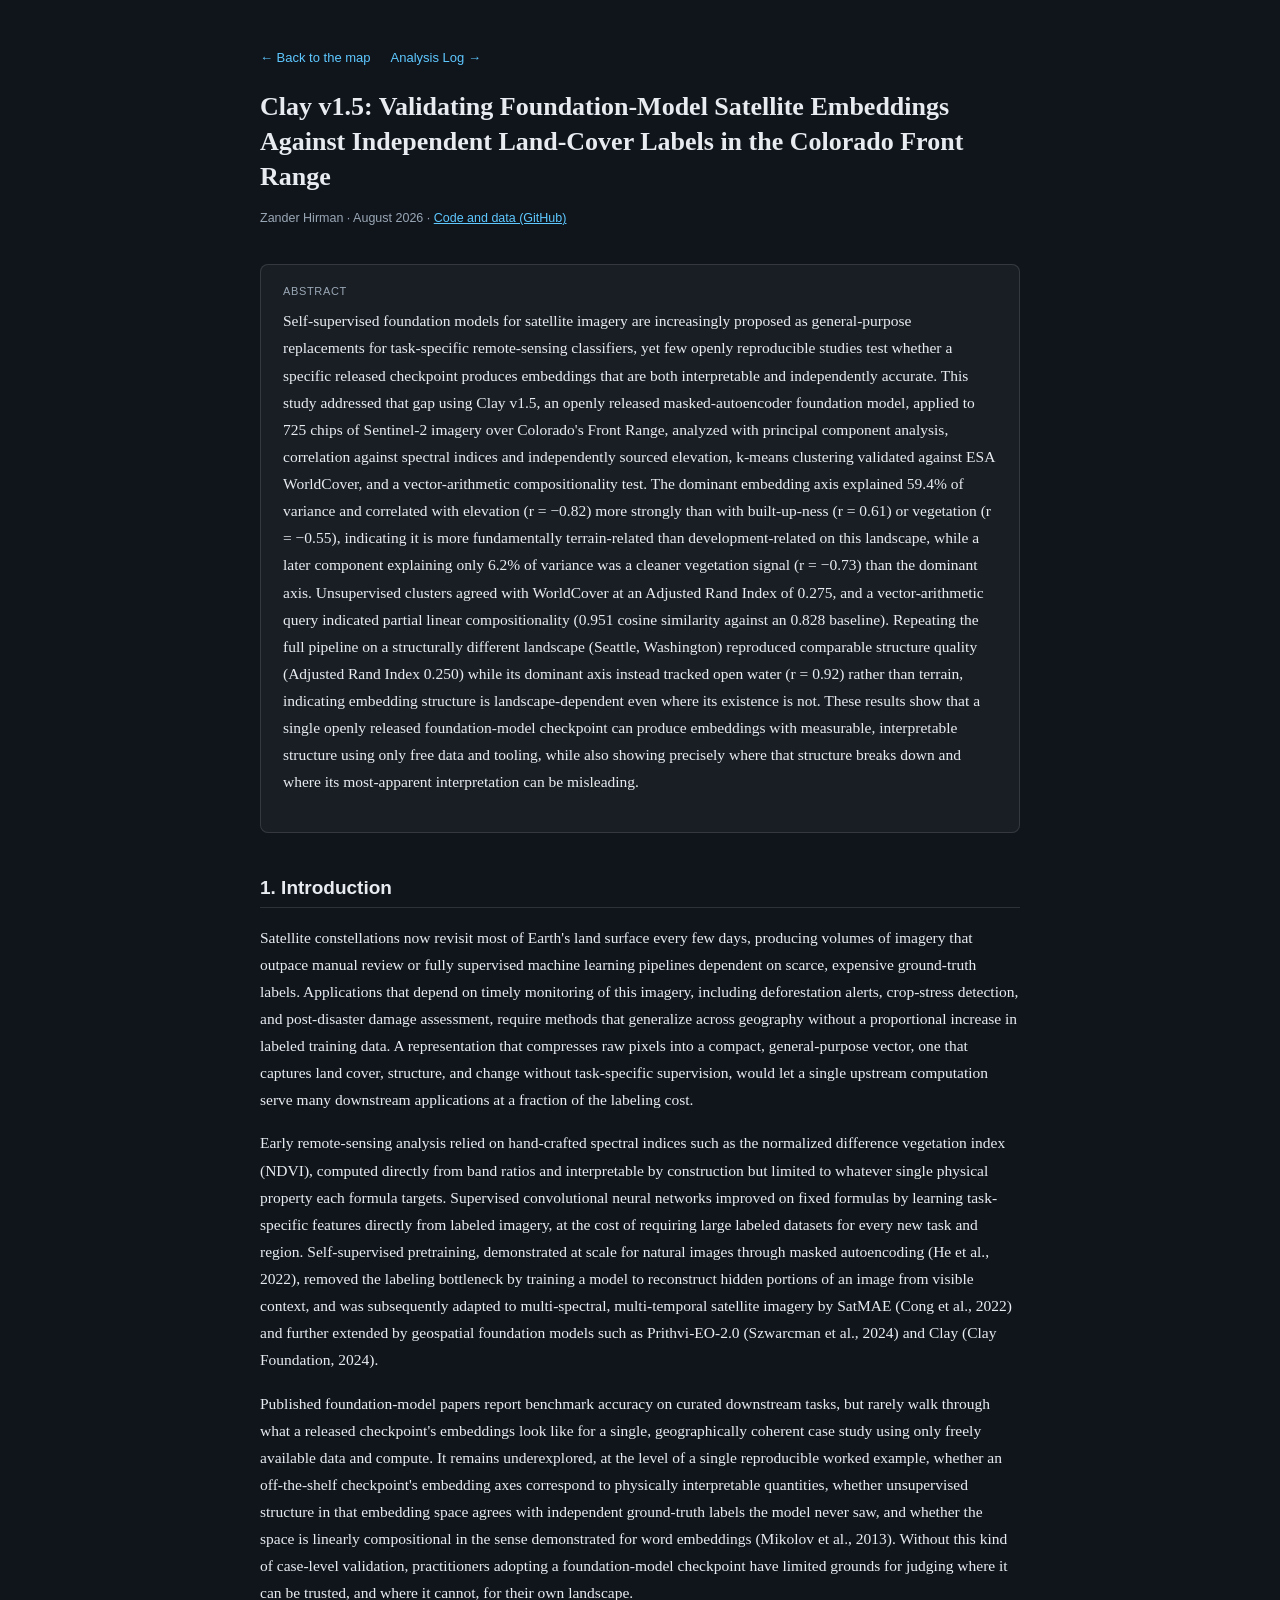
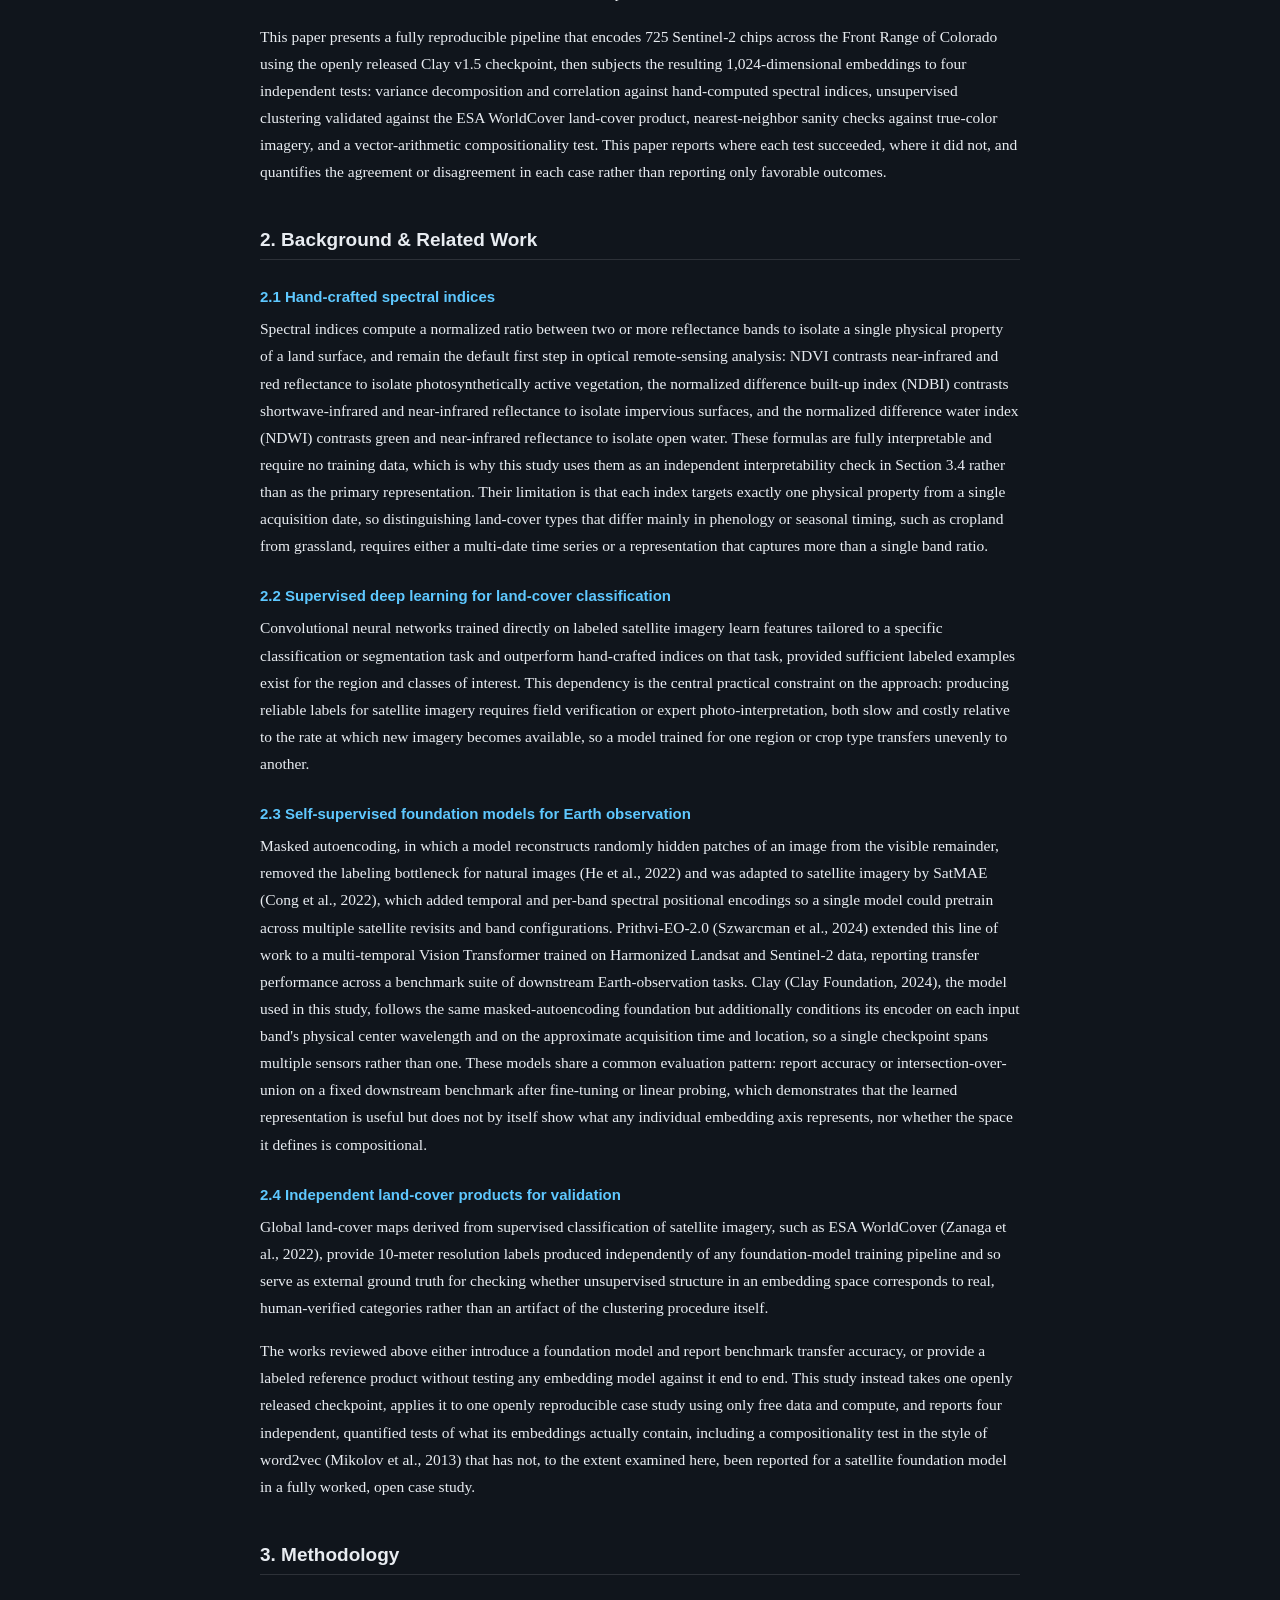
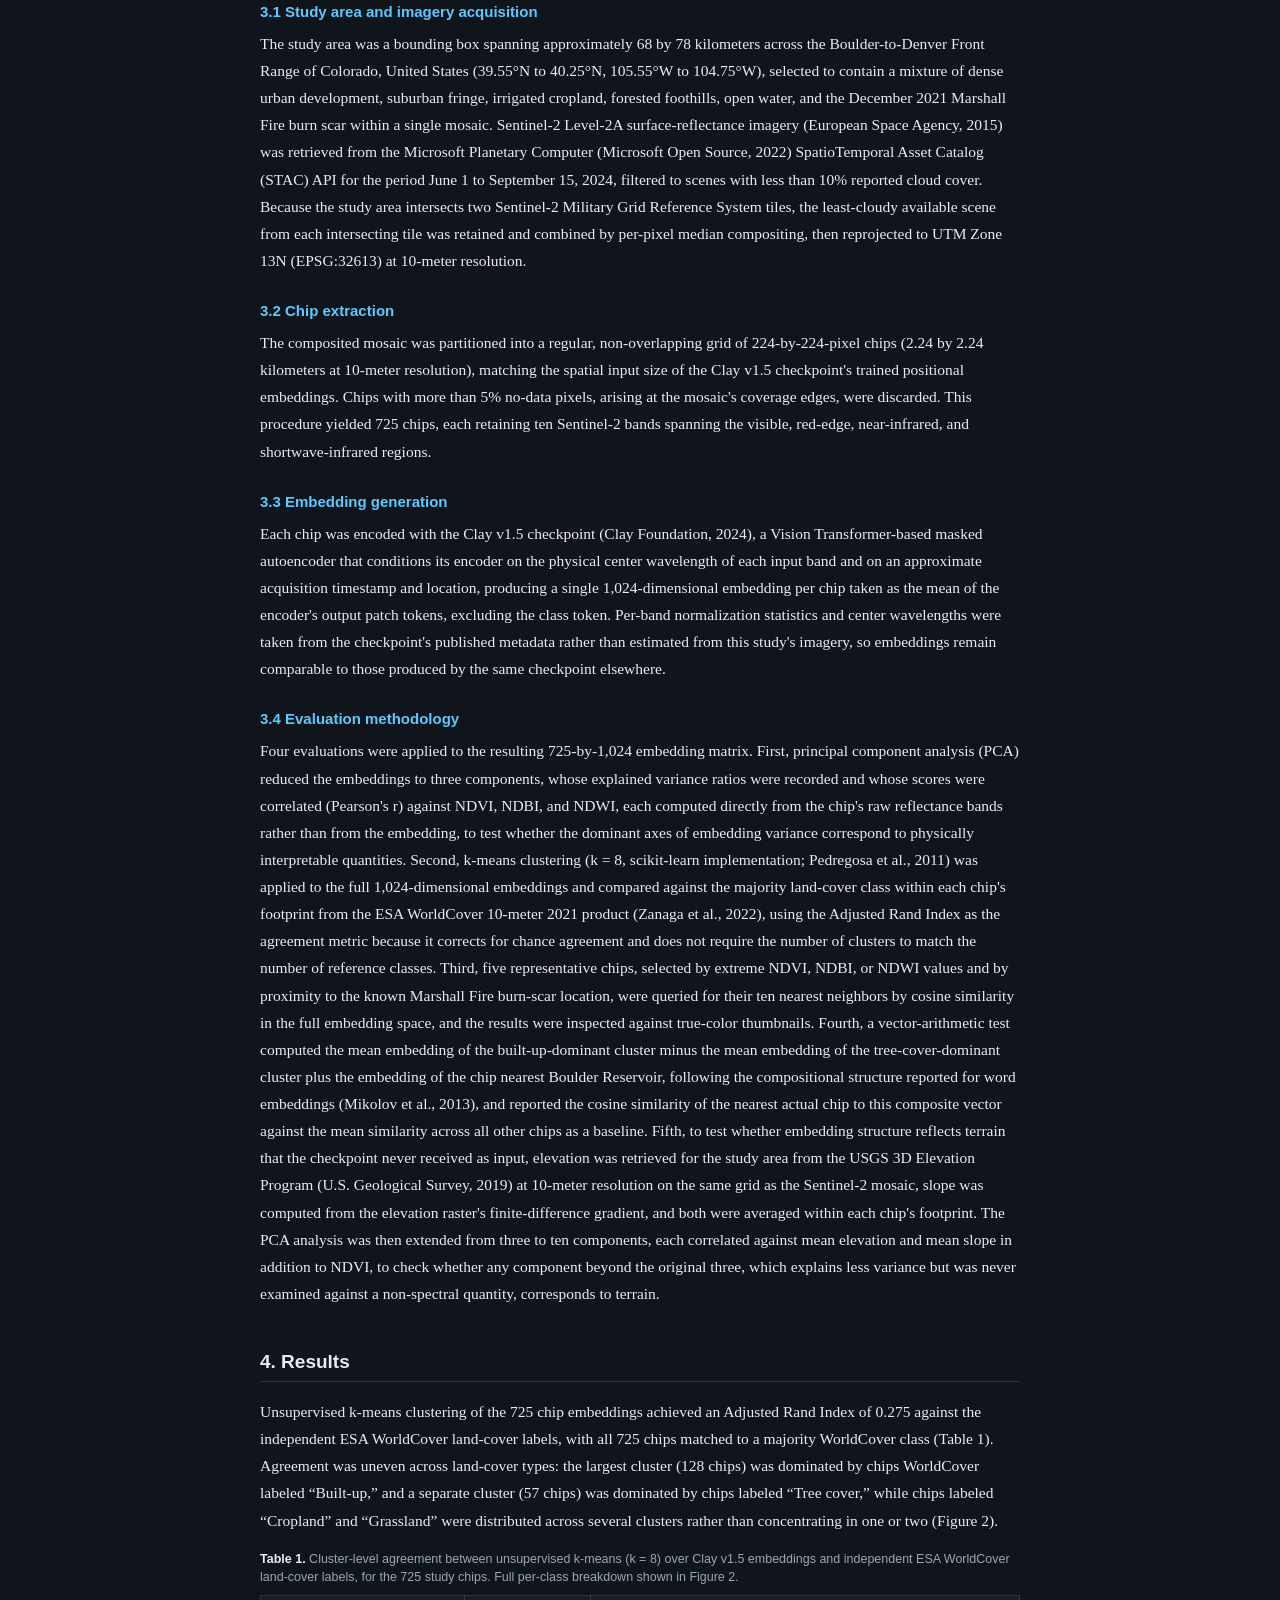
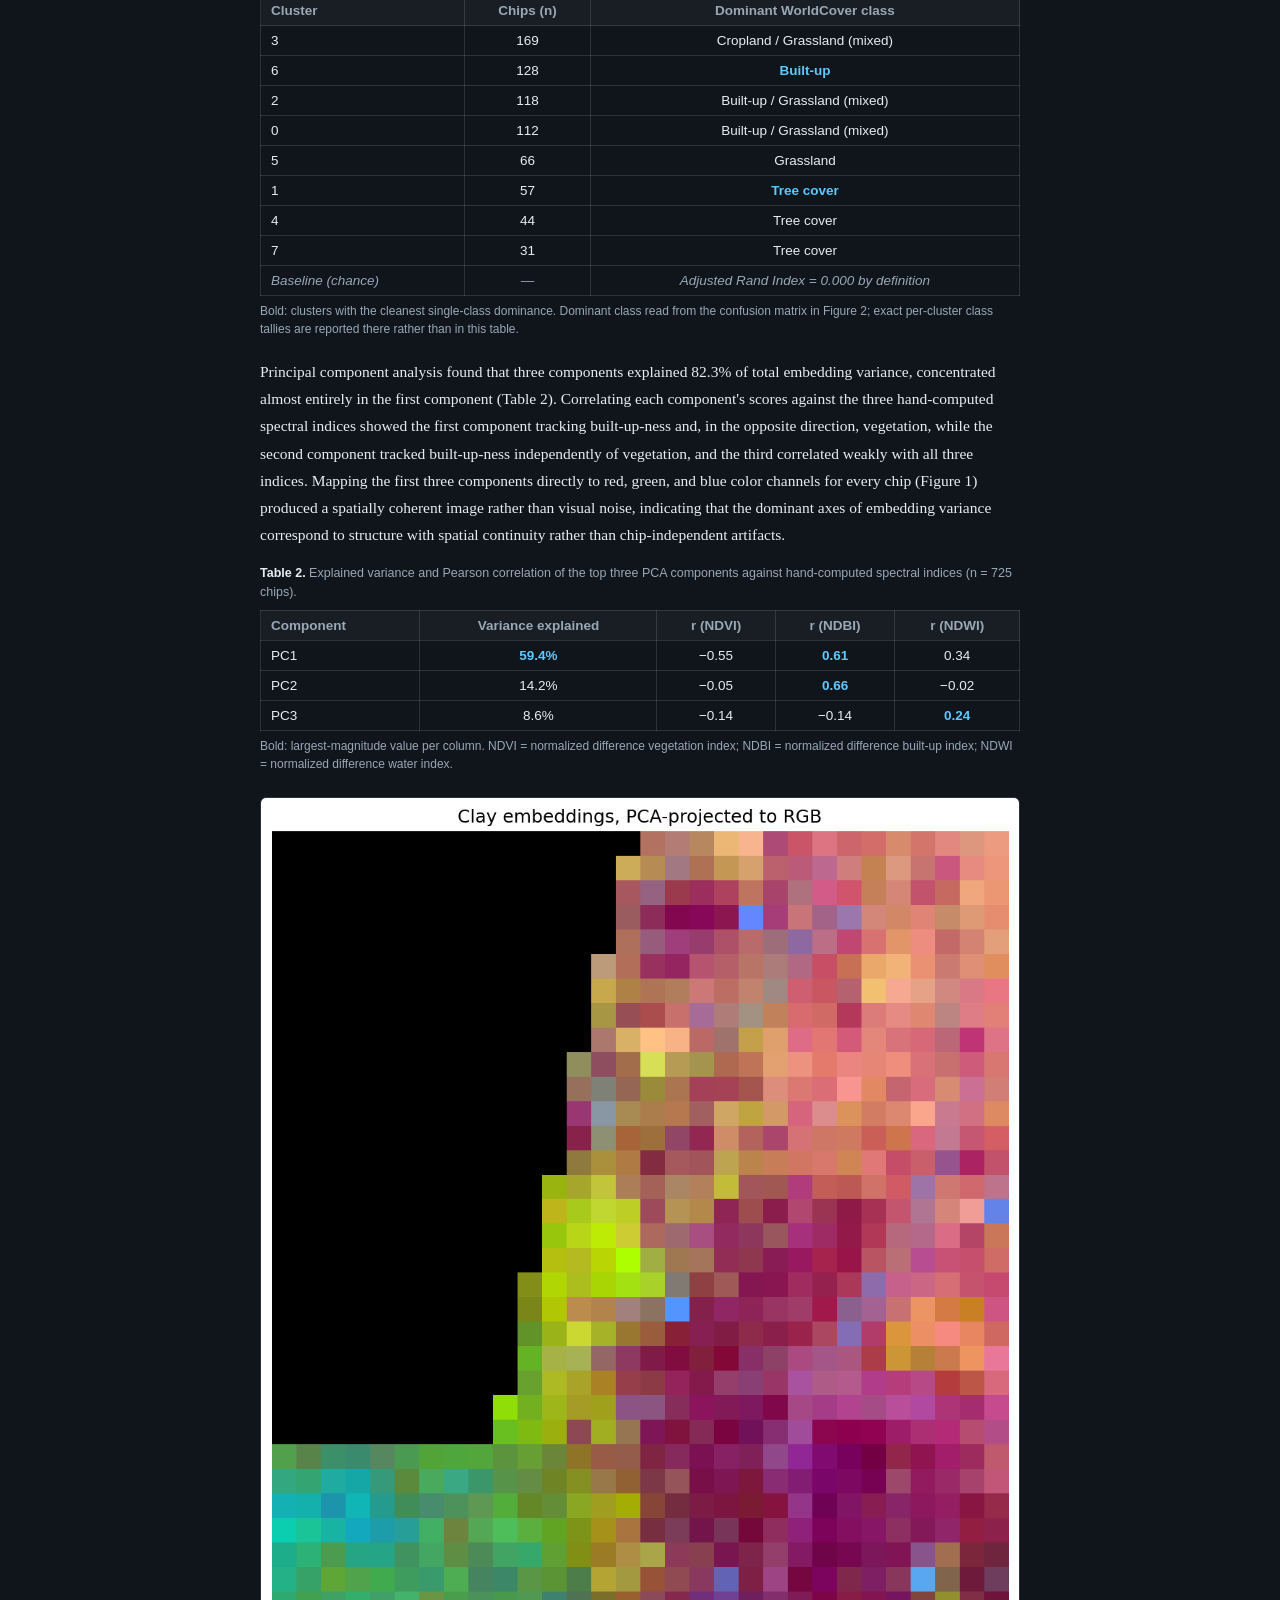
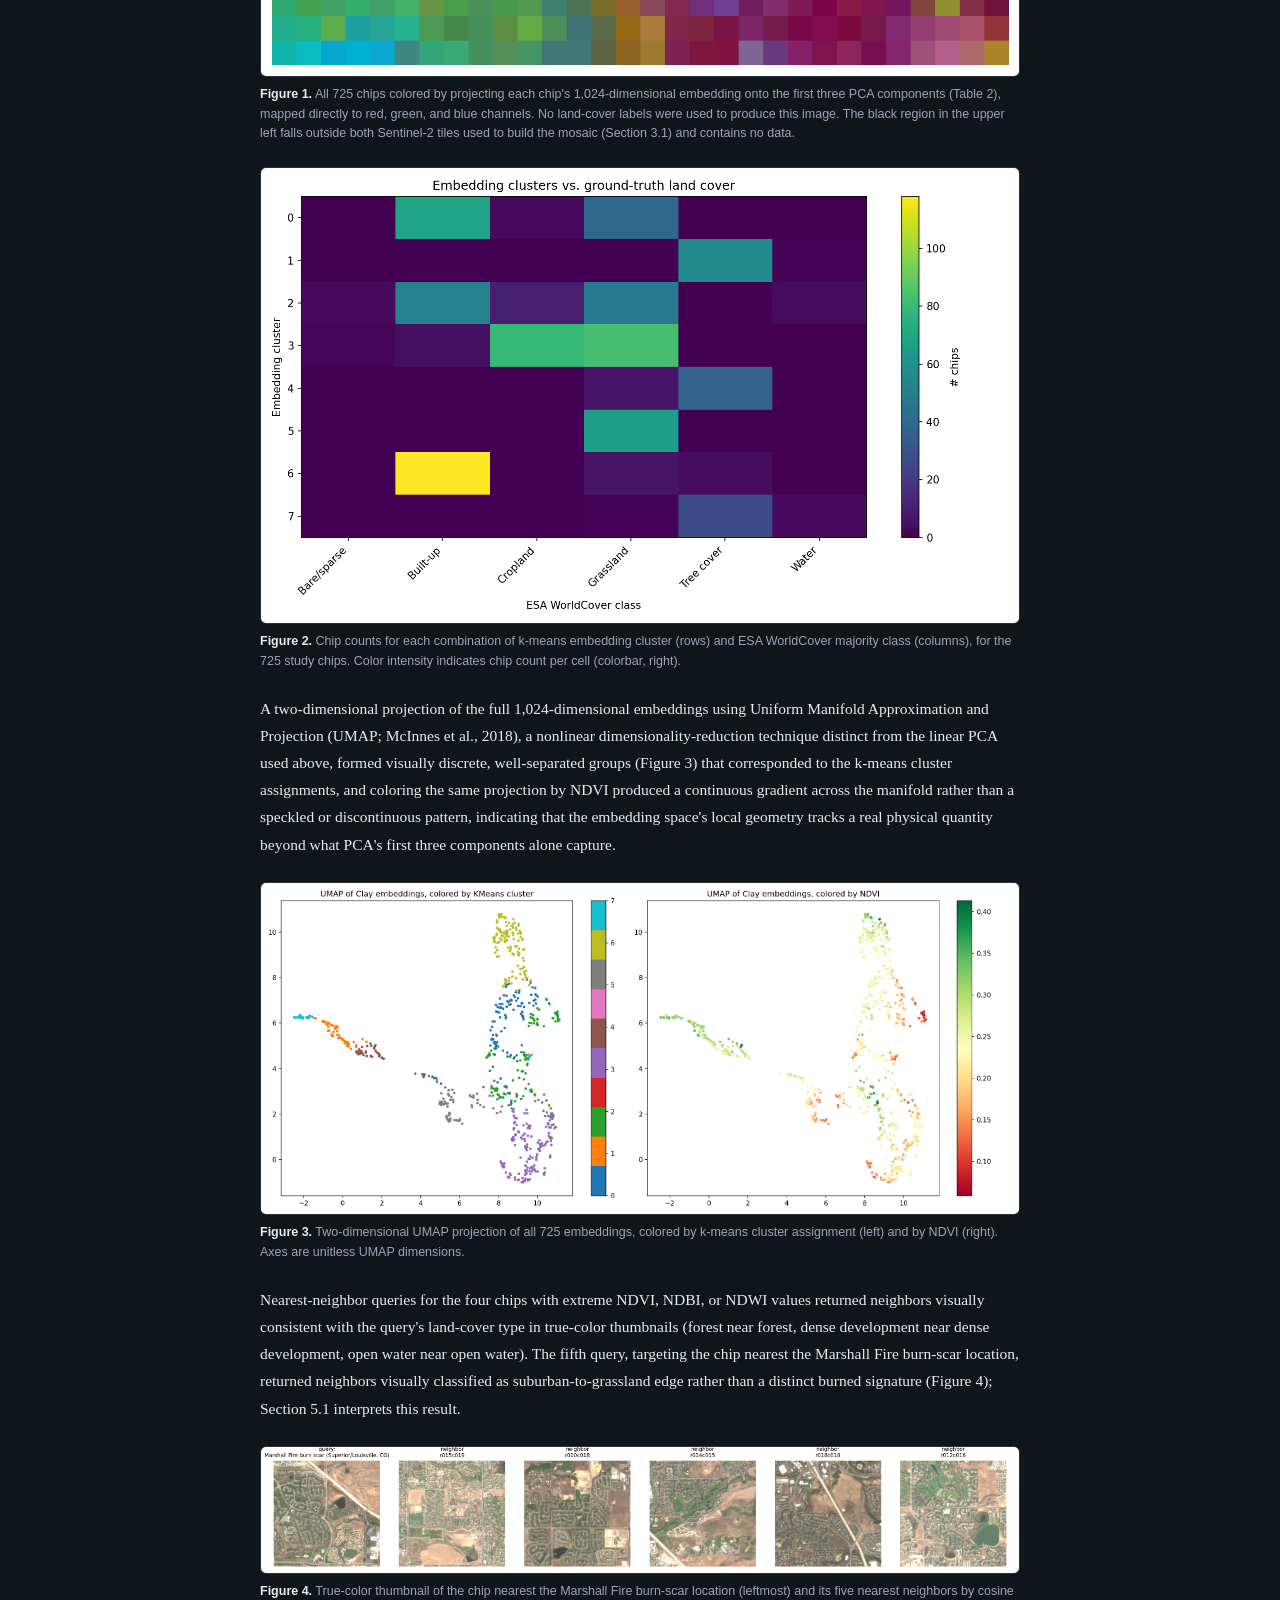
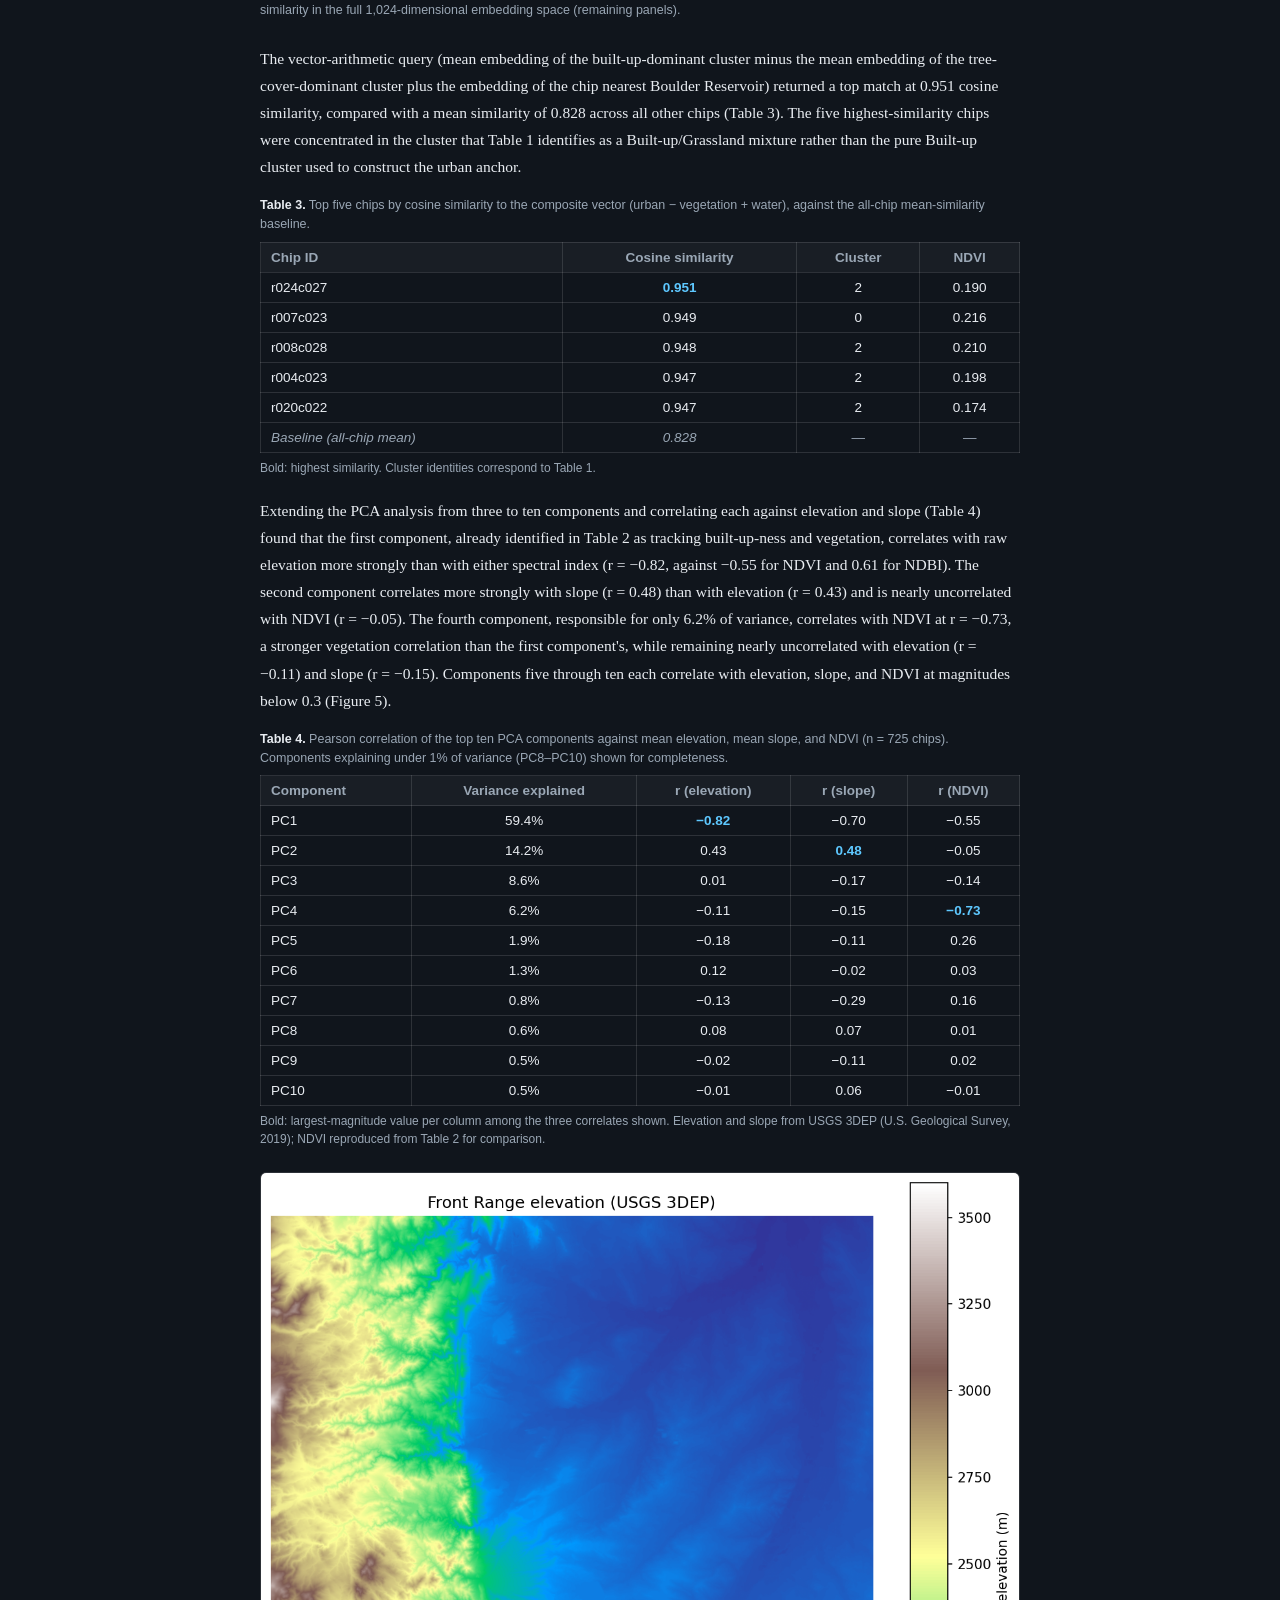
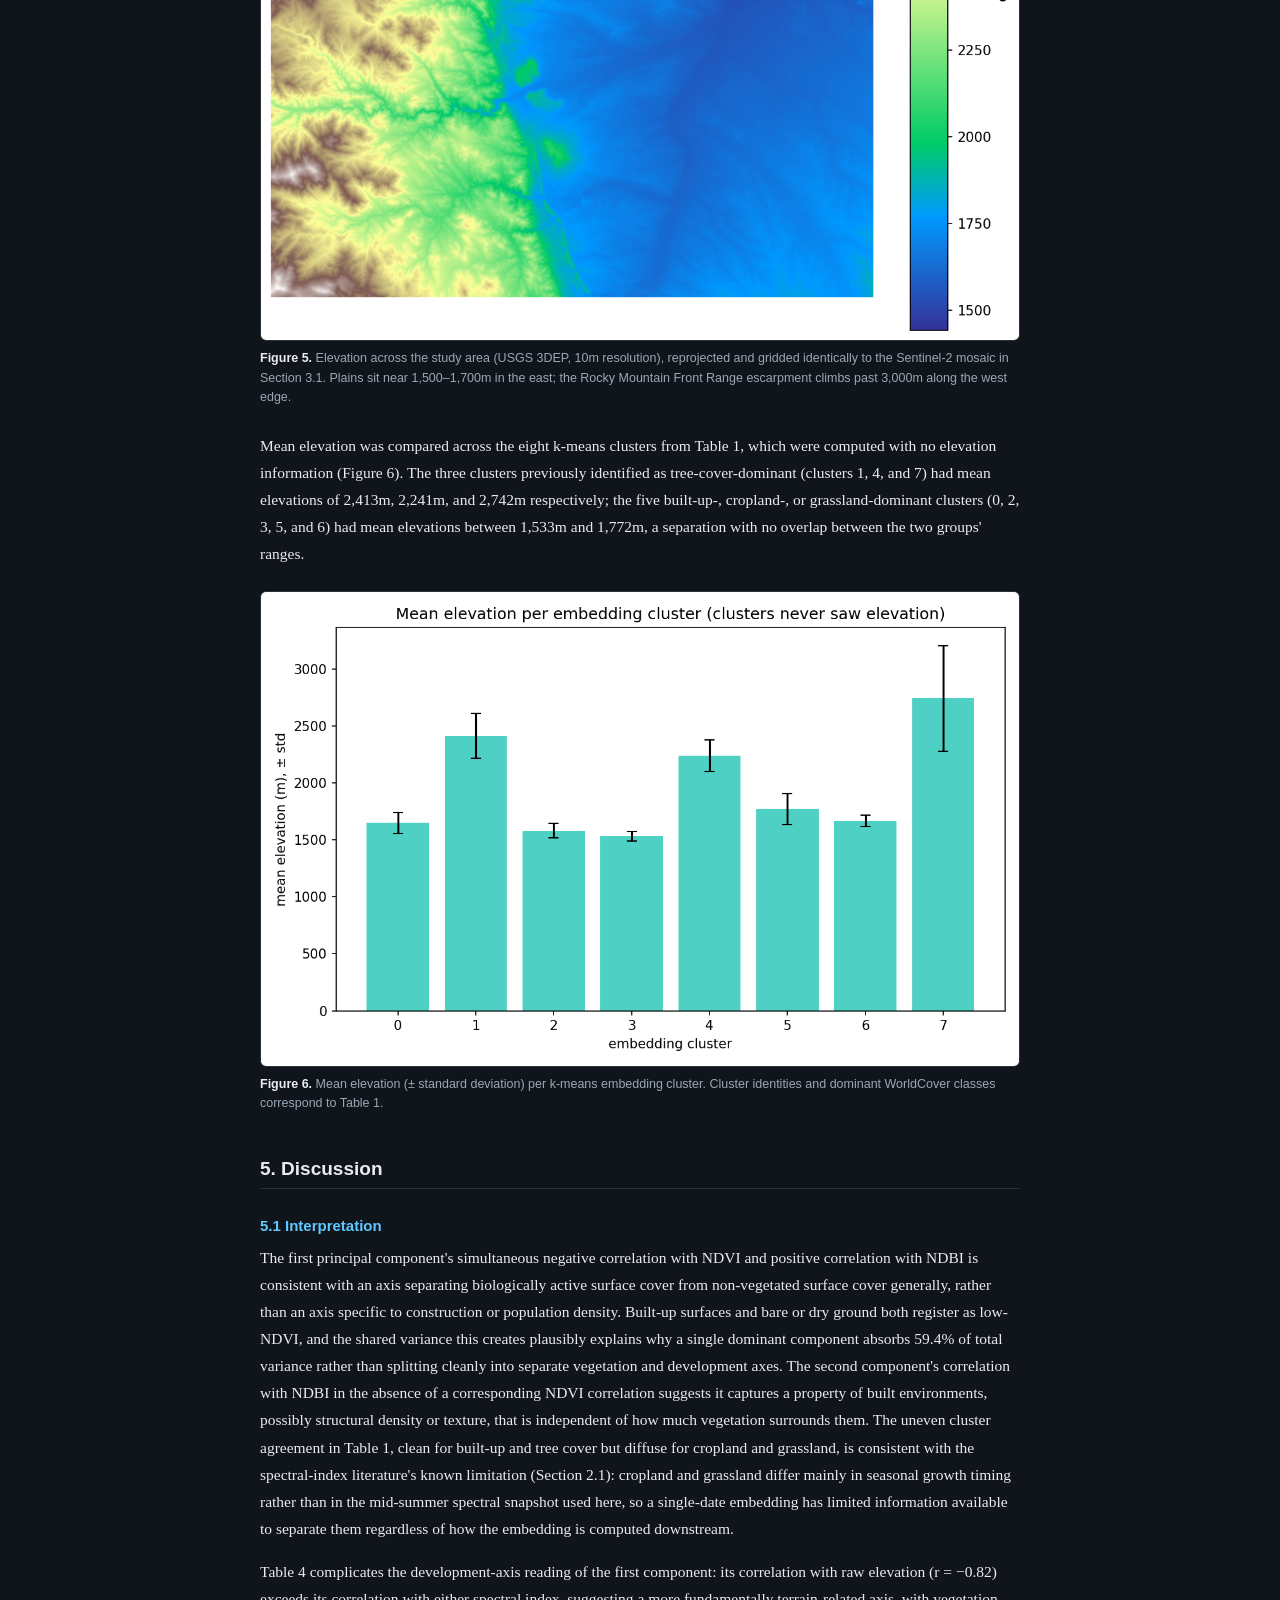
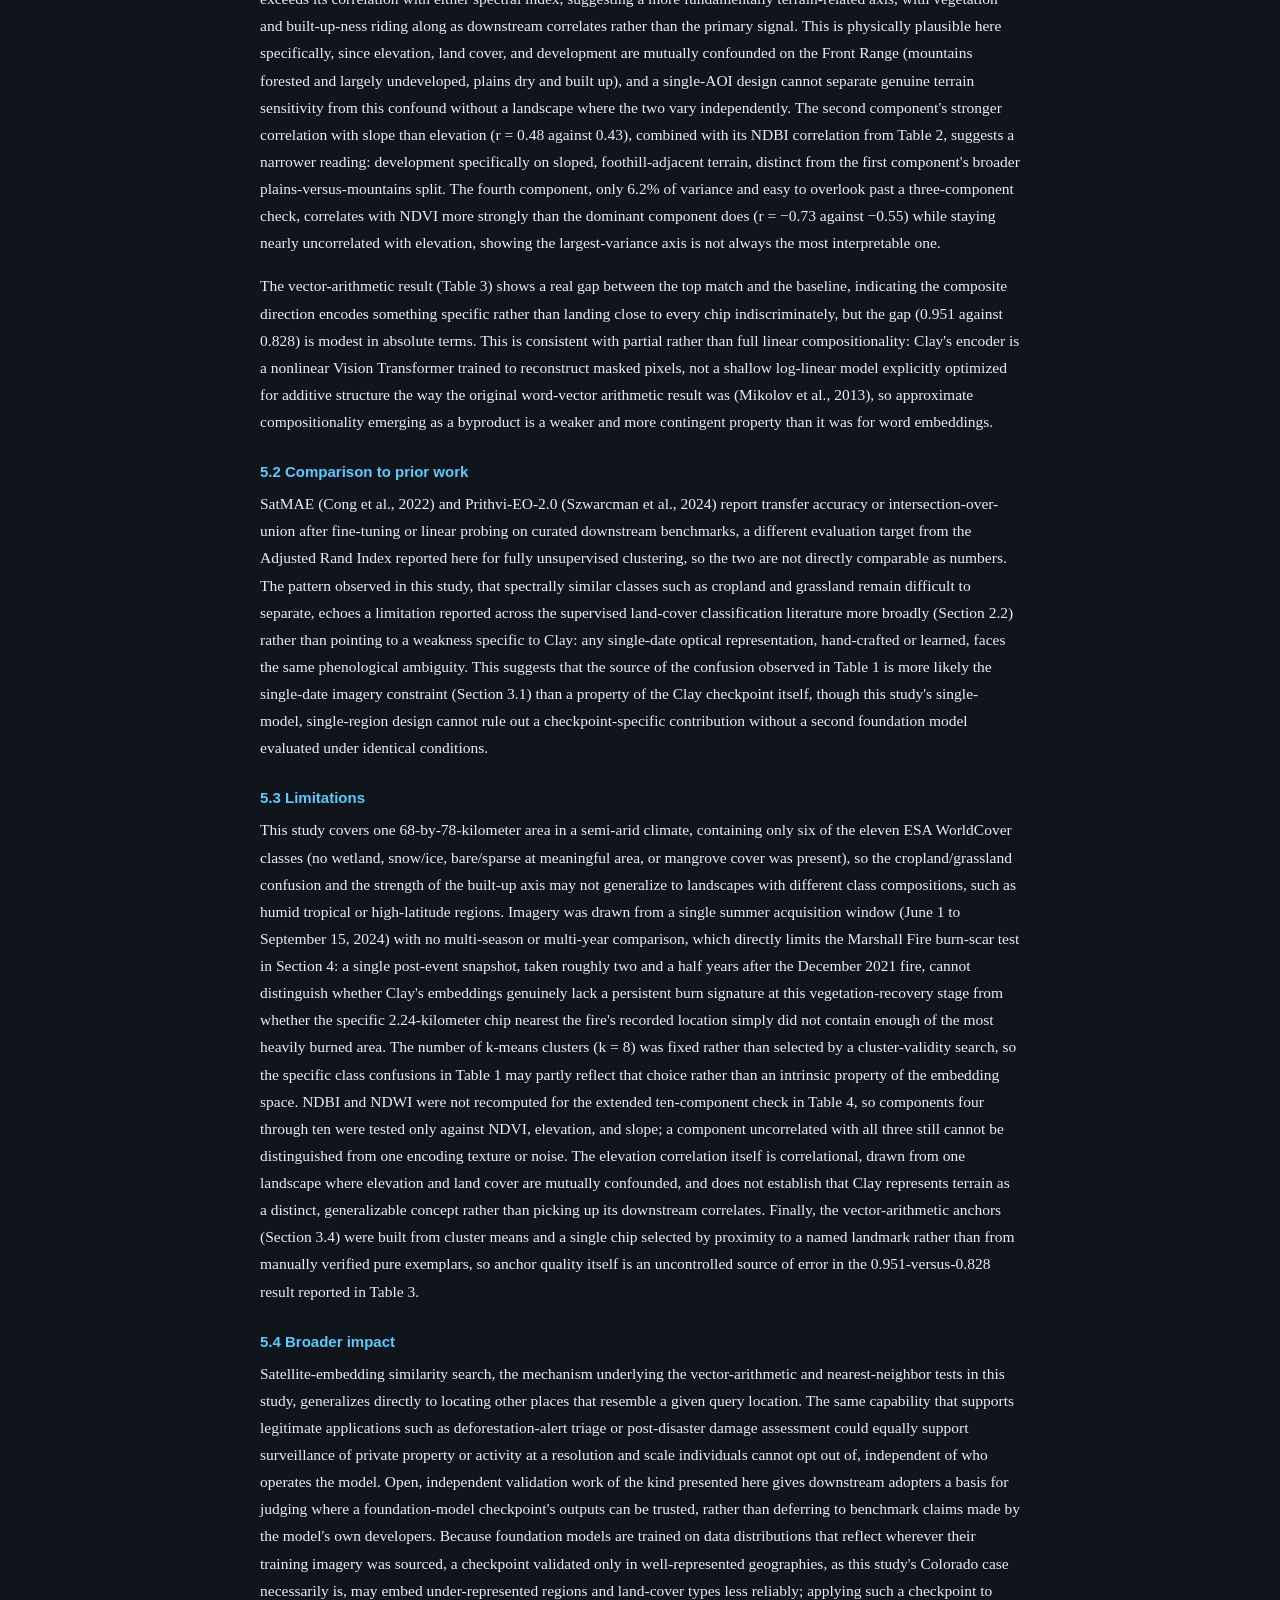
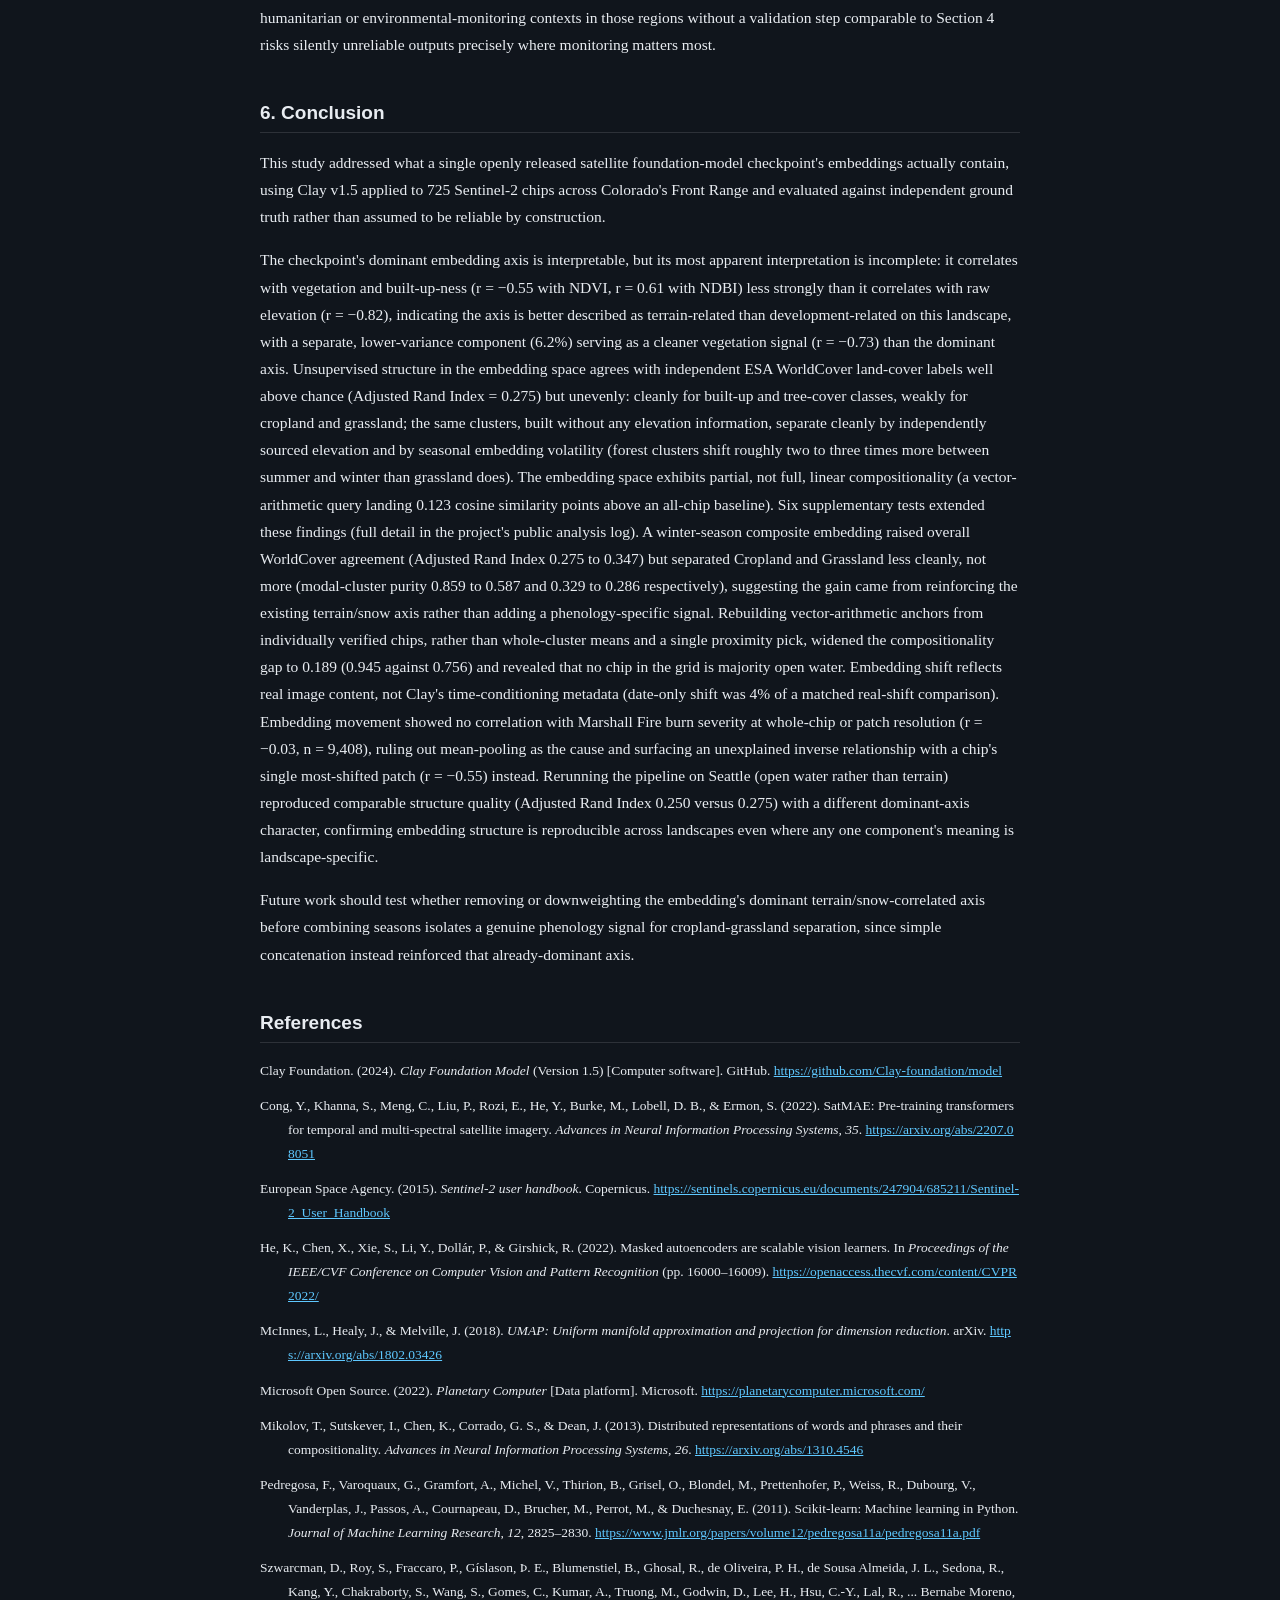
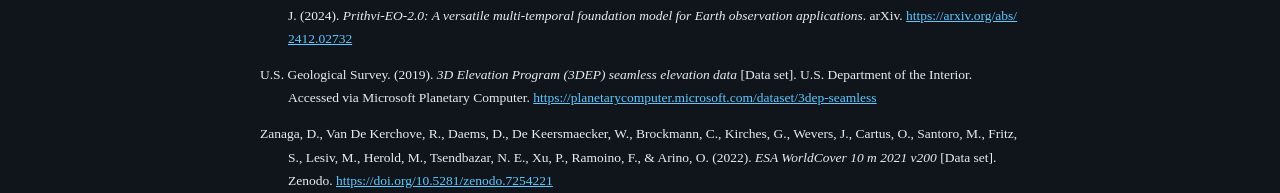
<file: docs/paper.html>
<!doctype html>
<html lang="en">
<head>
<meta charset="utf-8">
<meta name="viewport" content="width=device-width, initial-scale=1">
<title>Research Paper — Front Range Satellite Embeddings</title>
<link rel="stylesheet" href="style.css">
<link rel="stylesheet" href="paper.css">
</head>
<body>
  <div class="page paper">
    <a class="back-link" href="index.html">&larr; Back to the map</a>
    <a class="back-link" href="log.html" style="margin-left:16px;">Analysis Log &rarr;</a>

    <h1 class="paper-title">Clay v1.5: Validating Foundation-Model Satellite Embeddings Against Independent Land-Cover Labels in the Colorado Front Range</h1>
    <p class="paper-meta">
      Zander Hirman · August 2026 ·
      <a href="https://github.com/ZanderHirman08/SATEMB" target="_blank" rel="noopener">Code and data (GitHub)</a>
    </p>

    <div class="abstract">
      <div class="label">Abstract</div>
      <p>
        Self-supervised foundation models for satellite imagery are increasingly proposed as
        general-purpose replacements for task-specific remote-sensing classifiers, yet few openly
        reproducible studies test whether a specific released checkpoint produces embeddings that
        are both interpretable and independently accurate. This study addressed that gap using
        Clay v1.5, an openly released masked-autoencoder foundation model, applied to 725 chips of
        Sentinel-2 imagery over Colorado's Front Range, analyzed with principal component
        analysis, correlation against spectral indices and independently sourced elevation,
        k-means clustering validated against ESA WorldCover, and a vector-arithmetic
        compositionality test. The dominant embedding axis explained 59.4% of variance and
        correlated with elevation (r = &minus;0.82) more strongly than with built-up-ness
        (r = 0.61) or vegetation (r = &minus;0.55), indicating it is more fundamentally
        terrain-related than development-related on this landscape, while a later component
        explaining only 6.2% of variance was a cleaner vegetation signal (r = &minus;0.73) than the
        dominant axis. Unsupervised clusters agreed with WorldCover at an Adjusted Rand Index of
        0.275, and a vector-arithmetic query indicated partial linear compositionality (0.951
        cosine similarity against an 0.828 baseline). Repeating the full pipeline on a
        structurally different landscape (Seattle, Washington) reproduced comparable structure
        quality (Adjusted Rand Index 0.250) while its dominant axis instead tracked open water
        (r = 0.92) rather than terrain, indicating embedding structure is landscape-dependent even
        where its existence is not. These results show that a single openly released
        foundation-model checkpoint can produce embeddings with measurable, interpretable
        structure using only free data and tooling, while also showing precisely where that
        structure breaks down and where its most-apparent interpretation can be misleading.
      </p>
    </div>

    <h2 class="section-title">1. Introduction</h2>
    <p>
      Satellite constellations now revisit most of Earth's land surface every few days, producing
      volumes of imagery that outpace manual review or fully supervised machine learning
      pipelines dependent on scarce, expensive ground-truth labels. Applications that depend on
      timely monitoring of this imagery, including deforestation alerts, crop-stress detection,
      and post-disaster damage assessment, require methods that generalize across geography
      without a proportional increase in labeled training data. A representation that compresses
      raw pixels into a compact, general-purpose vector, one that captures land cover, structure,
      and change without task-specific supervision, would let a single upstream computation serve
      many downstream applications at a fraction of the labeling cost.
    </p>
    <p>
      Early remote-sensing analysis relied on hand-crafted spectral indices such as the
      normalized difference vegetation index (NDVI), computed directly from band ratios and
      interpretable by construction but limited to whatever single physical property each formula
      targets. Supervised convolutional neural networks improved on fixed formulas by learning
      task-specific features directly from labeled imagery, at the cost of requiring large
      labeled datasets for every new task and region. Self-supervised pretraining, demonstrated at
      scale for natural images through masked autoencoding (He et al., 2022), removed the
      labeling bottleneck by training a model to reconstruct hidden portions of an image from
      visible context, and was subsequently adapted to multi-spectral, multi-temporal satellite
      imagery by SatMAE (Cong et al., 2022) and further extended by geospatial foundation models
      such as Prithvi-EO-2.0 (Szwarcman et al., 2024) and Clay (Clay Foundation, 2024).
    </p>
    <p>
      Published foundation-model papers report benchmark accuracy on curated downstream tasks,
      but rarely walk through what a released checkpoint's embeddings look like for a single,
      geographically coherent case study using only freely available data and compute. It remains
      underexplored, at the level of a single reproducible worked example, whether an off-the-shelf
      checkpoint's embedding axes correspond to physically interpretable quantities, whether
      unsupervised structure in that embedding space agrees with independent ground-truth labels
      the model never saw, and whether the space is linearly compositional in the sense
      demonstrated for word embeddings (Mikolov et al., 2013). Without this kind of case-level
      validation, practitioners adopting a foundation-model checkpoint have limited grounds for
      judging where it can be trusted, and where it cannot, for their own landscape.
    </p>
    <p>
      This paper presents a fully reproducible pipeline that encodes 725 Sentinel-2 chips across
      the Front Range of Colorado using the openly released Clay v1.5 checkpoint, then subjects
      the resulting 1,024-dimensional embeddings to four independent tests: variance decomposition
      and correlation against hand-computed spectral indices, unsupervised clustering validated
      against the ESA WorldCover land-cover product, nearest-neighbor sanity checks against
      true-color imagery, and a vector-arithmetic compositionality test. This paper reports where
      each test succeeded, where it did not, and quantifies the agreement or disagreement in each
      case rather than reporting only favorable outcomes.
    </p>
    <h2 class="section-title">2. Background &amp; Related Work</h2>

    <h3 class="subsection-title">2.1 Hand-crafted spectral indices</h3>
    <p>
      Spectral indices compute a normalized ratio between two or more reflectance bands to isolate
      a single physical property of a land surface, and remain the default first step in optical
      remote-sensing analysis: NDVI contrasts near-infrared and red reflectance to isolate
      photosynthetically active vegetation, the normalized difference built-up index (NDBI)
      contrasts shortwave-infrared and near-infrared reflectance to isolate impervious surfaces,
      and the normalized difference water index (NDWI) contrasts green and near-infrared
      reflectance to isolate open water. These formulas are fully interpretable and require no
      training data, which is why this study uses them as an independent interpretability check in
      Section 3.4 rather than as the primary representation. Their limitation is that each index
      targets exactly one physical property from a single acquisition date, so distinguishing
      land-cover types that differ mainly in phenology or seasonal timing, such as cropland from
      grassland, requires either a multi-date time series or a representation that captures more
      than a single band ratio.
    </p>

    <h3 class="subsection-title">2.2 Supervised deep learning for land-cover classification</h3>
    <p>
      Convolutional neural networks trained directly on labeled satellite imagery learn features
      tailored to a specific classification or segmentation task and outperform hand-crafted
      indices on that task, provided sufficient labeled examples exist for the region and classes
      of interest. This dependency is the central practical constraint on the approach: producing
      reliable labels for satellite imagery requires field verification or expert
      photo-interpretation, both slow and costly relative to the rate at which new imagery becomes
      available, so a model trained for one region or crop type transfers unevenly to another.
    </p>

    <h3 class="subsection-title">2.3 Self-supervised foundation models for Earth observation</h3>
    <p>
      Masked autoencoding, in which a model reconstructs randomly hidden patches of an image from
      the visible remainder, removed the labeling bottleneck for natural images (He et al., 2022)
      and was adapted to satellite imagery by SatMAE (Cong et al., 2022), which added temporal and
      per-band spectral positional encodings so a single model could pretrain across multiple
      satellite revisits and band configurations. Prithvi-EO-2.0 (Szwarcman et al., 2024) extended
      this line of work to a multi-temporal Vision Transformer trained on Harmonized Landsat and
      Sentinel-2 data, reporting transfer performance across a benchmark suite of downstream
      Earth-observation tasks. Clay (Clay Foundation, 2024), the model used in this study, follows
      the same masked-autoencoding foundation but additionally conditions its encoder on each input
      band's physical center wavelength and on the approximate acquisition time and location, so a
      single checkpoint spans multiple sensors rather than one. These models share a common
      evaluation pattern: report accuracy or intersection-over-union on a fixed downstream
      benchmark after fine-tuning or linear probing, which demonstrates that the learned
      representation is useful but does not by itself show what any individual embedding axis
      represents, nor whether the space it defines is compositional.
    </p>

    <h3 class="subsection-title">2.4 Independent land-cover products for validation</h3>
    <p>
      Global land-cover maps derived from supervised classification of satellite imagery, such as
      ESA WorldCover (Zanaga et al., 2022), provide 10-meter resolution labels produced
      independently of any foundation-model training pipeline and so serve as external ground
      truth for checking whether unsupervised structure in an embedding space corresponds to real,
      human-verified categories rather than an artifact of the clustering procedure itself.
    </p>
    <p>
      The works reviewed above either introduce a foundation model and report benchmark transfer
      accuracy, or provide a labeled reference product without testing any embedding model against
      it end to end. This study instead takes one openly released checkpoint, applies it to one
      openly reproducible case study using only free data and compute, and reports four
      independent, quantified tests of what its embeddings actually contain, including a
      compositionality test in the style of word2vec (Mikolov et al., 2013) that has not, to the
      extent examined here, been reported for a satellite foundation model in a fully worked, open
      case study.
    </p>

    <h2 class="section-title">3. Methodology</h2>

    <h3 class="subsection-title">3.1 Study area and imagery acquisition</h3>
    <p>
      The study area was a bounding box spanning approximately 68 by 78 kilometers across the
      Boulder-to-Denver Front Range of Colorado, United States (39.55&deg;N to 40.25&deg;N,
      105.55&deg;W to 104.75&deg;W), selected to contain a mixture of dense urban development,
      suburban fringe, irrigated cropland, forested foothills, open water, and the December 2021
      Marshall Fire burn scar within a single mosaic. Sentinel-2 Level-2A surface-reflectance
      imagery (European Space Agency, 2015) was retrieved from the Microsoft Planetary Computer
      (Microsoft Open Source, 2022) SpatioTemporal Asset Catalog (STAC) API for the period June 1
      to September 15, 2024, filtered to scenes with less than 10% reported cloud cover. Because
      the study area intersects two Sentinel-2 Military Grid Reference System tiles, the
      least-cloudy available scene from each intersecting tile was
      retained and combined by per-pixel median compositing, then reprojected to UTM Zone 13N
      (EPSG:32613) at 10-meter resolution.
    </p>

    <h3 class="subsection-title">3.2 Chip extraction</h3>
    <p>
      The composited mosaic was partitioned into a regular, non-overlapping grid of
      224-by-224-pixel chips (2.24 by 2.24 kilometers at 10-meter resolution), matching the
      spatial input size of the Clay v1.5 checkpoint's trained positional embeddings. Chips with
      more than 5% no-data pixels, arising at the mosaic's coverage edges, were discarded. This
      procedure yielded 725 chips, each retaining ten Sentinel-2 bands spanning the visible,
      red-edge, near-infrared, and shortwave-infrared regions.
    </p>

    <h3 class="subsection-title">3.3 Embedding generation</h3>
    <p>
      Each chip was encoded with the Clay v1.5 checkpoint (Clay Foundation, 2024), a Vision
      Transformer-based masked autoencoder that conditions its encoder on the physical center
      wavelength of each input band and on an approximate acquisition timestamp and location,
      producing a single 1,024-dimensional embedding per chip taken as the mean of the encoder's
      output patch tokens, excluding the class token. Per-band normalization statistics and center
      wavelengths were taken from the checkpoint's published metadata rather than estimated from
      this study's imagery, so embeddings remain comparable to those produced by the same
      checkpoint elsewhere.
    </p>

    <h3 class="subsection-title">3.4 Evaluation methodology</h3>
    <p>
      Four evaluations were applied to the resulting 725-by-1,024 embedding matrix. First,
      principal component analysis (PCA) reduced the embeddings to three components, whose
      explained variance ratios were recorded and whose scores were correlated (Pearson's r)
      against NDVI, NDBI, and NDWI, each computed directly from the chip's raw reflectance bands
      rather than from the embedding, to test whether the dominant axes of embedding variance
      correspond to physically interpretable quantities. Second, k-means clustering (k = 8,
      scikit-learn implementation; Pedregosa et al., 2011) was applied to the full 1,024-dimensional
      embeddings and compared against the majority land-cover class within each chip's footprint
      from the ESA WorldCover 10-meter 2021 product (Zanaga et al., 2022), using the Adjusted Rand
      Index as the agreement metric because it corrects for chance agreement and does not require
      the number of clusters to match the number of reference classes. Third, five representative
      chips, selected by extreme NDVI, NDBI, or NDWI values and by proximity to the known Marshall
      Fire burn-scar location, were queried for their ten nearest neighbors by cosine similarity in
      the full embedding space, and the results were inspected against true-color thumbnails.
      Fourth, a vector-arithmetic test computed the mean embedding of the built-up-dominant cluster
      minus the mean embedding of the tree-cover-dominant cluster plus the embedding of the chip
      nearest Boulder Reservoir, following the compositional structure reported for word embeddings
      (Mikolov et al., 2013), and reported the cosine similarity of the nearest actual chip to this
      composite vector against the mean similarity across all other chips as a baseline. Fifth, to
      test whether embedding structure reflects terrain that the checkpoint never received as
      input, elevation was retrieved for the study area from the USGS 3D Elevation Program (U.S.
      Geological Survey, 2019) at 10-meter resolution on the same grid as the Sentinel-2 mosaic,
      slope was computed from the elevation raster's finite-difference gradient, and both were
      averaged within each chip's footprint. The PCA analysis was then extended from three to ten
      components, each correlated against mean elevation and mean slope in addition to NDVI, to
      check whether any component beyond the original three, which explains less variance but was
      never examined against a non-spectral quantity, corresponds to terrain.
    </p>

    <h2 class="section-title">4. Results</h2>
    <p>
      Unsupervised k-means clustering of the 725 chip embeddings achieved an Adjusted Rand Index
      of 0.275 against the independent ESA WorldCover land-cover labels, with all 725 chips
      matched to a majority WorldCover class (Table 1). Agreement was uneven across land-cover
      types: the largest cluster (128 chips) was dominated by chips WorldCover labeled
      &ldquo;Built-up,&rdquo; and a separate cluster (57 chips) was dominated by chips labeled
      &ldquo;Tree cover,&rdquo; while chips labeled &ldquo;Cropland&rdquo; and
      &ldquo;Grassland&rdquo; were distributed across several clusters rather than concentrating in
      one or two (Figure 2).
    </p>

    <table>
      <caption><strong>Table 1.</strong> Cluster-level agreement between unsupervised k-means (k = 8) over Clay v1.5 embeddings and independent ESA WorldCover land-cover labels, for the 725 study chips. Full per-class breakdown shown in Figure 2.</caption>
      <thead>
        <tr><th class="rowlabel">Cluster</th><th>Chips (n)</th><th>Dominant WorldCover class</th></tr>
      </thead>
      <tbody>
        <tr><td class="rowlabel">3</td><td>169</td><td>Cropland / Grassland (mixed)</td></tr>
        <tr><td class="rowlabel">6</td><td>128</td><td class="best">Built-up</td></tr>
        <tr><td class="rowlabel">2</td><td>118</td><td>Built-up / Grassland (mixed)</td></tr>
        <tr><td class="rowlabel">0</td><td>112</td><td>Built-up / Grassland (mixed)</td></tr>
        <tr><td class="rowlabel">5</td><td>66</td><td>Grassland</td></tr>
        <tr><td class="rowlabel">1</td><td>57</td><td class="best">Tree cover</td></tr>
        <tr><td class="rowlabel">4</td><td>44</td><td>Tree cover</td></tr>
        <tr><td class="rowlabel">7</td><td>31</td><td>Tree cover</td></tr>
        <tr class="baseline-row"><td class="rowlabel">Baseline (chance)</td><td>&mdash;</td><td>Adjusted Rand Index = 0.000 by definition</td></tr>
      </tbody>
    </table>
    <p class="table-note">Bold: clusters with the cleanest single-class dominance. Dominant class read from the confusion matrix in Figure 2; exact per-cluster class tallies are reported there rather than in this table.</p>

    <p>
      Principal component analysis found that three components explained 82.3% of total embedding
      variance, concentrated almost entirely in the first component (Table 2). Correlating each
      component's scores against the three hand-computed spectral indices showed the first
      component tracking built-up-ness and, in the opposite direction, vegetation, while the
      second component tracked built-up-ness independently of vegetation, and the third correlated
      weakly with all three indices. Mapping the first three components directly to red, green, and
      blue color channels for every chip (Figure 1) produced a spatially coherent image rather than
      visual noise, indicating that the dominant axes of embedding variance correspond to
      structure with spatial continuity rather than chip-independent artifacts.
    </p>

    <table>
      <caption><strong>Table 2.</strong> Explained variance and Pearson correlation of the top three PCA components against hand-computed spectral indices (n = 725 chips).</caption>
      <thead>
        <tr><th class="rowlabel">Component</th><th>Variance explained</th><th>r (NDVI)</th><th>r (NDBI)</th><th>r (NDWI)</th></tr>
      </thead>
      <tbody>
        <tr><td class="rowlabel">PC1</td><td class="best">59.4%</td><td>&minus;0.55</td><td class="best">0.61</td><td>0.34</td></tr>
        <tr><td class="rowlabel">PC2</td><td>14.2%</td><td>&minus;0.05</td><td class="best">0.66</td><td>&minus;0.02</td></tr>
        <tr><td class="rowlabel">PC3</td><td>8.6%</td><td>&minus;0.14</td><td>&minus;0.14</td><td class="best">0.24</td></tr>
      </tbody>
    </table>
    <p class="table-note">Bold: largest-magnitude value per column. NDVI = normalized difference vegetation index; NDBI = normalized difference built-up index; NDWI = normalized difference water index.</p>

    <figure>
      <img src="figures/pca_semantic_map.png" alt="PCA-projected semantic map of the Front Range study area">
      <figcaption><strong>Figure 1.</strong> All 725 chips colored by projecting each chip's 1,024-dimensional embedding onto the first three PCA components (Table 2), mapped directly to red, green, and blue channels. No land-cover labels were used to produce this image. The black region in the upper left falls outside both Sentinel-2 tiles used to build the mosaic (Section 3.1) and contains no data.</figcaption>
    </figure>

    <figure>
      <img src="figures/cluster_vs_worldcover.png" alt="Confusion matrix of embedding clusters against ESA WorldCover classes">
      <figcaption><strong>Figure 2.</strong> Chip counts for each combination of k-means embedding cluster (rows) and ESA WorldCover majority class (columns), for the 725 study chips. Color intensity indicates chip count per cell (colorbar, right).</figcaption>
    </figure>

    <p>
      A two-dimensional projection of the full 1,024-dimensional embeddings using Uniform Manifold
      Approximation and Projection (UMAP; McInnes et al., 2018), a nonlinear dimensionality-reduction
      technique distinct from the linear PCA used above, formed visually discrete, well-separated
      groups (Figure 3) that corresponded to the k-means cluster assignments,
      and coloring the same projection by NDVI produced a continuous gradient across the manifold
      rather than a speckled or discontinuous pattern, indicating that the embedding space's local
      geometry tracks a real physical quantity beyond what PCA's first three components alone
      capture.
    </p>

    <figure>
      <img src="figures/umap_scatter.png" alt="UMAP projection of Clay embeddings colored by cluster and by NDVI">
      <figcaption><strong>Figure 3.</strong> Two-dimensional UMAP projection of all 725 embeddings, colored by k-means cluster assignment (left) and by NDVI (right). Axes are unitless UMAP dimensions.</figcaption>
    </figure>

    <p>
      Nearest-neighbor queries for the four chips with extreme NDVI, NDBI, or NDWI values returned
      neighbors visually consistent with the query's land-cover type in true-color thumbnails
      (forest near forest, dense development near dense development, open water near open water).
      The fifth query, targeting the chip nearest the Marshall Fire burn-scar location, returned
      neighbors visually classified as suburban-to-grassland edge rather than a distinct burned
      signature (Figure 4); Section 5.1 interprets this result.
    </p>

    <figure>
      <img src="figures/neighbors_marshall_fire_burn_scar.png" alt="Ten nearest neighbors of the Marshall Fire burn scar query chip">
      <figcaption><strong>Figure 4.</strong> True-color thumbnail of the chip nearest the Marshall Fire burn-scar location (leftmost) and its five nearest neighbors by cosine similarity in the full 1,024-dimensional embedding space (remaining panels).</figcaption>
    </figure>

    <p>
      The vector-arithmetic query (mean embedding of the built-up-dominant cluster minus the mean
      embedding of the tree-cover-dominant cluster plus the embedding of the chip nearest Boulder
      Reservoir) returned a top match at 0.951 cosine similarity, compared with a mean similarity
      of 0.828 across all other chips (Table 3). The five highest-similarity chips were
      concentrated in the cluster that Table 1 identifies as a Built-up/Grassland mixture rather
      than the pure Built-up cluster used to construct the urban anchor.
    </p>

    <table>
      <caption><strong>Table 3.</strong> Top five chips by cosine similarity to the composite vector (urban &minus; vegetation + water), against the all-chip mean-similarity baseline.</caption>
      <thead>
        <tr><th class="rowlabel">Chip ID</th><th>Cosine similarity</th><th>Cluster</th><th>NDVI</th></tr>
      </thead>
      <tbody>
        <tr><td class="rowlabel">r024c027</td><td class="best">0.951</td><td>2</td><td>0.190</td></tr>
        <tr><td class="rowlabel">r007c023</td><td>0.949</td><td>0</td><td>0.216</td></tr>
        <tr><td class="rowlabel">r008c028</td><td>0.948</td><td>2</td><td>0.210</td></tr>
        <tr><td class="rowlabel">r004c023</td><td>0.947</td><td>2</td><td>0.198</td></tr>
        <tr><td class="rowlabel">r020c022</td><td>0.947</td><td>2</td><td>0.174</td></tr>
        <tr class="baseline-row"><td class="rowlabel">Baseline (all-chip mean)</td><td>0.828</td><td>&mdash;</td><td>&mdash;</td></tr>
      </tbody>
    </table>
    <p class="table-note">Bold: highest similarity. Cluster identities correspond to Table 1.</p>

    <p>
      Extending the PCA analysis from three to ten components and correlating each against
      elevation and slope (Table 4) found that the first component, already identified in Table 2
      as tracking built-up-ness and vegetation, correlates with raw elevation more strongly than
      with either spectral index (r = &minus;0.82, against &minus;0.55 for NDVI and 0.61 for
      NDBI). The second component correlates more strongly with slope (r = 0.48) than with
      elevation (r = 0.43) and is nearly uncorrelated with NDVI (r = &minus;0.05). The fourth
      component, responsible for only 6.2% of variance, correlates with NDVI at r = &minus;0.73,
      a stronger vegetation correlation than the first component's, while remaining nearly
      uncorrelated with elevation (r = &minus;0.11) and slope (r = &minus;0.15). Components five
      through ten each correlate with elevation, slope, and NDVI at magnitudes below 0.3
      (Figure 5).
    </p>

    <table>
      <caption><strong>Table 4.</strong> Pearson correlation of the top ten PCA components against mean elevation, mean slope, and NDVI (n = 725 chips). Components explaining under 1% of variance (PC8&ndash;PC10) shown for completeness.</caption>
      <thead>
        <tr><th class="rowlabel">Component</th><th>Variance explained</th><th>r (elevation)</th><th>r (slope)</th><th>r (NDVI)</th></tr>
      </thead>
      <tbody>
        <tr><td class="rowlabel">PC1</td><td>59.4%</td><td class="best">&minus;0.82</td><td>&minus;0.70</td><td>&minus;0.55</td></tr>
        <tr><td class="rowlabel">PC2</td><td>14.2%</td><td>0.43</td><td class="best">0.48</td><td>&minus;0.05</td></tr>
        <tr><td class="rowlabel">PC3</td><td>8.6%</td><td>0.01</td><td>&minus;0.17</td><td>&minus;0.14</td></tr>
        <tr><td class="rowlabel">PC4</td><td>6.2%</td><td>&minus;0.11</td><td>&minus;0.15</td><td class="best">&minus;0.73</td></tr>
        <tr><td class="rowlabel">PC5</td><td>1.9%</td><td>&minus;0.18</td><td>&minus;0.11</td><td>0.26</td></tr>
        <tr><td class="rowlabel">PC6</td><td>1.3%</td><td>0.12</td><td>&minus;0.02</td><td>0.03</td></tr>
        <tr><td class="rowlabel">PC7</td><td>0.8%</td><td>&minus;0.13</td><td>&minus;0.29</td><td>0.16</td></tr>
        <tr><td class="rowlabel">PC8</td><td>0.6%</td><td>0.08</td><td>0.07</td><td>0.01</td></tr>
        <tr><td class="rowlabel">PC9</td><td>0.5%</td><td>&minus;0.02</td><td>&minus;0.11</td><td>0.02</td></tr>
        <tr><td class="rowlabel">PC10</td><td>0.5%</td><td>&minus;0.01</td><td>0.06</td><td>&minus;0.01</td></tr>
      </tbody>
    </table>
    <p class="table-note">Bold: largest-magnitude value per column among the three correlates shown. Elevation and slope from USGS 3DEP (U.S. Geological Survey, 2019); NDVI reproduced from Table 2 for comparison.</p>

    <figure>
      <img src="figures/elevation_map.png" alt="USGS 3DEP elevation map of the Front Range study area">
      <figcaption><strong>Figure 5.</strong> Elevation across the study area (USGS 3DEP, 10m resolution), reprojected and gridded identically to the Sentinel-2 mosaic in Section 3.1. Plains sit near 1,500&ndash;1,700m in the east; the Rocky Mountain Front Range escarpment climbs past 3,000m along the west edge.</figcaption>
    </figure>

    <p>
      Mean elevation was compared across the eight k-means clusters from Table 1, which were
      computed with no elevation information (Figure 6). The three clusters previously identified
      as tree-cover-dominant (clusters 1, 4, and 7) had mean elevations of 2,413m, 2,241m, and
      2,742m respectively; the five built-up-, cropland-, or grassland-dominant clusters (0, 2, 3,
      5, and 6) had mean elevations between 1,533m and 1,772m, a separation with no overlap between
      the two groups' ranges.
    </p>

    <figure>
      <img src="figures/cluster_elevation.png" alt="Mean elevation per embedding cluster">
      <figcaption><strong>Figure 6.</strong> Mean elevation (&plusmn; standard deviation) per k-means embedding cluster. Cluster identities and dominant WorldCover classes correspond to Table 1.</figcaption>
    </figure>

    <h2 class="section-title">5. Discussion</h2>

    <h3 class="subsection-title">5.1 Interpretation</h3>
    <p>
      The first principal component's simultaneous negative correlation with NDVI and positive
      correlation with NDBI is consistent with an axis separating biologically active surface
      cover from non-vegetated surface cover generally, rather than an axis specific to
      construction or population density. Built-up surfaces and bare or dry ground both register
      as low-NDVI, and the shared variance this creates plausibly explains why a single dominant
      component absorbs 59.4% of total variance rather than splitting cleanly into separate
      vegetation and development axes. The second component's correlation with NDBI in the absence
      of a corresponding NDVI correlation suggests it captures a property of built environments,
      possibly structural density or texture, that is independent of how much vegetation
      surrounds them. The uneven cluster agreement in Table 1, clean for built-up and tree cover
      but diffuse for cropland and grassland, is consistent with the spectral-index literature's
      known limitation (Section 2.1): cropland and grassland differ mainly in seasonal growth
      timing rather than in the mid-summer spectral snapshot used here, so a single-date embedding
      has limited information available to separate them regardless of how the embedding is
      computed downstream.
    </p>
    <p>
      Table 4 complicates the development-axis reading of the first component: its correlation
      with raw elevation (r = &minus;0.82) exceeds its correlation with either spectral index,
      suggesting a more fundamentally terrain-related axis, with vegetation and built-up-ness
      riding along as downstream correlates rather than the primary signal. This is physically
      plausible here specifically, since elevation, land cover, and development are mutually
      confounded on the Front Range (mountains forested and largely undeveloped, plains dry and
      built up), and a single-AOI design cannot separate genuine terrain sensitivity from this
      confound without a landscape where the two vary independently. The second component's
      stronger correlation with slope than elevation (r = 0.48 against 0.43), combined with its
      NDBI correlation from Table 2, suggests a narrower reading: development specifically on
      sloped, foothill-adjacent terrain, distinct from the first component's broader
      plains-versus-mountains split. The fourth component, only 6.2% of variance and easy to
      overlook past a three-component check, correlates with NDVI more strongly than the dominant
      component does (r = &minus;0.73 against &minus;0.55) while staying nearly uncorrelated with
      elevation, showing the largest-variance axis is not always the most interpretable one.
    </p>
    <p>
      The vector-arithmetic result (Table 3) shows a real gap between the top match and the
      baseline, indicating the composite direction encodes something specific rather than landing
      close to every chip indiscriminately, but the gap (0.951 against 0.828) is modest in absolute
      terms. This is consistent with partial rather than full linear compositionality: Clay's
      encoder is a nonlinear Vision Transformer trained to reconstruct masked pixels, not a shallow
      log-linear model explicitly optimized for additive structure the way the original
      word-vector arithmetic result was (Mikolov et al., 2013), so approximate compositionality
      emerging as a byproduct is a weaker and more contingent property than it was for word
      embeddings.
    </p>

    <h3 class="subsection-title">5.2 Comparison to prior work</h3>
    <p>
      SatMAE (Cong et al., 2022) and Prithvi-EO-2.0 (Szwarcman et al., 2024) report transfer
      accuracy or intersection-over-union after fine-tuning or linear probing on curated downstream
      benchmarks, a different evaluation target from the Adjusted Rand Index reported here for
      fully unsupervised clustering, so the two are not directly comparable as numbers. The pattern
      observed in this study, that spectrally similar classes such as cropland and grassland remain
      difficult to separate, echoes a limitation reported across the supervised land-cover
      classification literature more broadly (Section 2.2) rather than pointing to a weakness
      specific to Clay: any single-date optical representation, hand-crafted or learned, faces the
      same phenological ambiguity. This suggests that the source of the confusion observed in Table
      1 is more likely the single-date imagery constraint (Section 3.1) than a property of the Clay
      checkpoint itself, though this study's single-model, single-region design cannot rule out a
      checkpoint-specific contribution without a second foundation model evaluated under identical
      conditions.
    </p>

    <h3 class="subsection-title">5.3 Limitations</h3>
    <p>
      This study covers one 68-by-78-kilometer area in a semi-arid climate, containing only six of
      the eleven ESA WorldCover classes (no wetland, snow/ice, bare/sparse at meaningful area, or
      mangrove cover was present), so the cropland/grassland confusion and the strength of the
      built-up axis may not generalize to landscapes with different class compositions, such as
      humid tropical or high-latitude regions. Imagery was drawn from a single summer acquisition
      window (June 1 to September 15, 2024) with no multi-season or multi-year comparison, which
      directly limits the Marshall Fire burn-scar test in Section 4: a single post-event snapshot,
      taken roughly two and a half years after the December 2021 fire, cannot distinguish whether
      Clay's embeddings genuinely lack a persistent burn signature at this vegetation-recovery
      stage from whether the specific 2.24-kilometer chip nearest the fire's recorded location
      simply did not contain enough of the most heavily burned area. The number of k-means clusters
      (k = 8) was fixed rather than selected by a cluster-validity search, so the specific class
      confusions in Table 1 may partly reflect that choice rather than an intrinsic property of the
      embedding space. NDBI and NDWI were not recomputed for the extended ten-component check in
      Table 4, so components four through ten were tested only against NDVI, elevation, and slope;
      a component uncorrelated with all three still cannot be distinguished from one encoding
      texture or noise. The elevation correlation itself is correlational, drawn from one landscape
      where elevation and land cover are mutually confounded, and does not establish that Clay
      represents terrain as a distinct, generalizable concept rather than picking up its downstream
      correlates. Finally, the vector-arithmetic anchors (Section 3.4) were built from cluster means and a
      single chip selected by proximity to a named landmark rather than from manually verified pure
      exemplars, so anchor quality itself is an uncontrolled source of error in the
      0.951-versus-0.828 result reported in Table 3.
    </p>

    <h3 class="subsection-title">5.4 Broader impact</h3>
    <p>
      Satellite-embedding similarity search, the mechanism underlying the vector-arithmetic and
      nearest-neighbor tests in this study, generalizes directly to locating other places that
      resemble a given query location. The same capability that supports legitimate applications
      such as deforestation-alert triage or post-disaster damage assessment could equally support
      surveillance of private property or activity at a resolution and scale individuals cannot
      opt out of, independent of who operates the model. Open, independent validation work of the
      kind presented here gives downstream adopters a basis for judging where a foundation-model
      checkpoint's outputs can be trusted, rather than deferring to benchmark claims made by the
      model's own developers. Because foundation models are trained on data distributions that
      reflect wherever their training imagery was sourced, a checkpoint validated only in
      well-represented geographies, as this study's Colorado case necessarily is, may embed
      under-represented regions and land-cover types less reliably; applying such a checkpoint to
      humanitarian or environmental-monitoring contexts in those regions without a validation step
      comparable to Section 4 risks silently unreliable outputs precisely where monitoring matters
      most.
    </p>

    <h2 class="section-title">6. Conclusion</h2>
    <p>
      This study addressed what a single openly released satellite foundation-model checkpoint's
      embeddings actually contain, using Clay v1.5 applied to 725 Sentinel-2 chips across
      Colorado's Front Range and evaluated against independent ground truth rather than assumed to
      be reliable by construction.
    </p>
    <p>
      The checkpoint's dominant embedding axis is interpretable, but its most apparent
      interpretation is incomplete: it correlates with vegetation and built-up-ness (r =
      &minus;0.55 with NDVI, r = 0.61 with NDBI) less strongly than it correlates with raw
      elevation (r = &minus;0.82), indicating the axis is better described as terrain-related than
      development-related on this landscape, with a separate, lower-variance component (6.2%)
      serving as a cleaner vegetation signal (r = &minus;0.73) than the dominant axis. Unsupervised
      structure in the embedding space agrees with independent ESA WorldCover land-cover labels
      well above chance (Adjusted Rand Index = 0.275) but unevenly: cleanly for built-up and
      tree-cover classes, weakly for cropland and grassland; the same clusters, built without any
      elevation information, separate cleanly by independently sourced elevation and by seasonal
      embedding volatility (forest clusters shift roughly two to three times more between summer
      and winter than grassland does). The embedding space exhibits partial, not full, linear
      compositionality (a vector-arithmetic query landing 0.123 cosine similarity points above an
      all-chip baseline). Six supplementary tests extended these findings (full detail in the
      project's public analysis log). A winter-season composite embedding raised overall
      WorldCover agreement (Adjusted Rand Index 0.275 to 0.347) but separated Cropland and
      Grassland less cleanly, not more (modal-cluster purity 0.859 to 0.587 and 0.329 to 0.286
      respectively), suggesting the gain came from reinforcing the existing terrain/snow axis
      rather than adding a phenology-specific signal. Rebuilding vector-arithmetic anchors from
      individually verified chips, rather than whole-cluster means and a single proximity pick,
      widened the compositionality gap to 0.189 (0.945 against 0.756) and revealed that no chip in
      the grid is majority open water. Embedding shift reflects real image content, not Clay's
      time-conditioning metadata (date-only shift was 4% of a matched real-shift comparison).
      Embedding movement showed no correlation with Marshall Fire burn severity at whole-chip or
      patch resolution (r = &minus;0.03, n = 9,408), ruling out mean-pooling as the cause and
      surfacing an unexplained inverse relationship with a chip's single most-shifted patch
      (r = &minus;0.55) instead. Rerunning the pipeline on Seattle (open water rather than
      terrain) reproduced comparable structure quality (Adjusted Rand Index 0.250 versus 0.275)
      with a different dominant-axis character, confirming embedding structure is reproducible
      across landscapes even where any one component's meaning is landscape-specific.
    </p>
    <p>
      Future work should test whether removing or downweighting the embedding's dominant
      terrain/snow-correlated axis before combining seasons isolates a genuine phenology signal
      for cropland-grassland separation, since simple concatenation instead reinforced that
      already-dominant axis.
    </p>

    <h2 class="section-title">References</h2>
    <div class="refs">
      <p>Clay Foundation. (2024). <em>Clay Foundation Model</em> (Version 1.5) [Computer software]. GitHub. <a href="https://github.com/Clay-foundation/model" target="_blank" rel="noopener">https://github.com/Clay-foundation/model</a></p>
      <p>Cong, Y., Khanna, S., Meng, C., Liu, P., Rozi, E., He, Y., Burke, M., Lobell, D. B., &amp; Ermon, S. (2022). SatMAE: Pre-training transformers for temporal and multi-spectral satellite imagery. <em>Advances in Neural Information Processing Systems, 35</em>. <a href="https://arxiv.org/abs/2207.08051" target="_blank" rel="noopener">https://arxiv.org/abs/2207.08051</a></p>
      <p>European Space Agency. (2015). <em>Sentinel-2 user handbook</em>. Copernicus. <a href="https://sentinels.copernicus.eu/documents/247904/685211/Sentinel-2_User_Handbook" target="_blank" rel="noopener">https://sentinels.copernicus.eu/documents/247904/685211/Sentinel-2_User_Handbook</a></p>
      <p>He, K., Chen, X., Xie, S., Li, Y., Doll&aacute;r, P., &amp; Girshick, R. (2022). Masked autoencoders are scalable vision learners. In <em>Proceedings of the IEEE/CVF Conference on Computer Vision and Pattern Recognition</em> (pp. 16000&ndash;16009). <a href="https://openaccess.thecvf.com/content/CVPR2022/html/He_Masked_Autoencoders_Are_Scalable_Vision_Learners_CVPR_2022_paper" target="_blank" rel="noopener">https://openaccess.thecvf.com/content/CVPR2022/</a></p>
      <p>McInnes, L., Healy, J., &amp; Melville, J. (2018). <em>UMAP: Uniform manifold approximation and projection for dimension reduction</em>. arXiv. <a href="https://arxiv.org/abs/1802.03426" target="_blank" rel="noopener">https://arxiv.org/abs/1802.03426</a></p>
      <p>Microsoft Open Source. (2022). <em>Planetary Computer</em> [Data platform]. Microsoft. <a href="https://planetarycomputer.microsoft.com/" target="_blank" rel="noopener">https://planetarycomputer.microsoft.com/</a></p>
      <p>Mikolov, T., Sutskever, I., Chen, K., Corrado, G. S., &amp; Dean, J. (2013). Distributed representations of words and phrases and their compositionality. <em>Advances in Neural Information Processing Systems, 26</em>. <a href="https://arxiv.org/abs/1310.4546" target="_blank" rel="noopener">https://arxiv.org/abs/1310.4546</a></p>
      <p>Pedregosa, F., Varoquaux, G., Gramfort, A., Michel, V., Thirion, B., Grisel, O., Blondel, M., Prettenhofer, P., Weiss, R., Dubourg, V., Vanderplas, J., Passos, A., Cournapeau, D., Brucher, M., Perrot, M., &amp; Duchesnay, E. (2011). Scikit-learn: Machine learning in Python. <em>Journal of Machine Learning Research, 12</em>, 2825&ndash;2830. <a href="https://www.jmlr.org/papers/volume12/pedregosa11a/pedregosa11a.pdf" target="_blank" rel="noopener">https://www.jmlr.org/papers/volume12/pedregosa11a/pedregosa11a.pdf</a></p>
      <p>Szwarcman, D., Roy, S., Fraccaro, P., G&iacute;slason, &THORN;. E., Blumenstiel, B., Ghosal, R., de Oliveira, P. H., de Sousa Almeida, J. L., Sedona, R., Kang, Y., Chakraborty, S., Wang, S., Gomes, C., Kumar, A., Truong, M., Godwin, D., Lee, H., Hsu, C.-Y., Lal, R., ... Bernabe Moreno, J. (2024). <em>Prithvi-EO-2.0: A versatile multi-temporal foundation model for Earth observation applications</em>. arXiv. <a href="https://arxiv.org/abs/2412.02732" target="_blank" rel="noopener">https://arxiv.org/abs/2412.02732</a></p>
      <p>U.S. Geological Survey. (2019). <em>3D Elevation Program (3DEP) seamless elevation data</em> [Data set]. U.S. Department of the Interior. Accessed via Microsoft Planetary Computer. <a href="https://planetarycomputer.microsoft.com/dataset/3dep-seamless" target="_blank" rel="noopener">https://planetarycomputer.microsoft.com/dataset/3dep-seamless</a></p>
      <p>Zanaga, D., Van De Kerchove, R., Daems, D., De Keersmaecker, W., Brockmann, C., Kirches, G., Wevers, J., Cartus, O., Santoro, M., Fritz, S., Lesiv, M., Herold, M., Tsendbazar, N. E., Xu, P., Ramoino, F., &amp; Arino, O. (2022). <em>ESA WorldCover 10 m 2021 v200</em> [Data set]. Zenodo. <a href="https://doi.org/10.5281/zenodo.7254221" target="_blank" rel="noopener">https://doi.org/10.5281/zenodo.7254221</a></p>
    </div>
  </div>
</body>
</html>
</file>
<file: docs/style.css>
:root {
  --bg: #10151c;
  --panel-bg: rgba(16, 21, 28, 0.92);
  --text: #e8ecf1;
  --text-dim: #9aa7b5;
  --accent: #5ec8ff;
  --border: rgba(255, 255, 255, 0.12);
}

* { box-sizing: border-box; }

html, body {
  margin: 0;
  height: 100%;
  background: var(--bg);
  color: var(--text);
  font-family: -apple-system, BlinkMacSystemFont, "Segoe UI", Roboto, sans-serif;
}

#map {
  position: absolute;
  inset: 0;
}

#panel {
  position: absolute;
  top: 16px;
  left: 16px;
  width: 320px;
  max-width: calc(100vw - 32px);
  background: var(--panel-bg);
  border: 1px solid var(--border);
  border-radius: 10px;
  padding: 16px 18px;
  backdrop-filter: blur(6px);
  max-height: calc(100vh - 32px);
  overflow-y: auto;
}

#panel h1 {
  font-size: 17px;
  margin: 0 0 8px;
  line-height: 1.3;
}

.subtitle {
  font-size: 12.5px;
  line-height: 1.5;
  color: var(--text-dim);
  margin: 0 0 14px;
}

.subtitle a { color: var(--accent); }

.control-row {
  display: flex;
  flex-direction: column;
  align-items: flex-start;
  gap: 6px;
  font-size: 12.5px;
  color: var(--text-dim);
  margin-bottom: 12px;
}

.toggle {
  display: flex;
  flex-wrap: wrap;
  border: 1px solid var(--border);
  border-radius: 6px;
  overflow: hidden;
  width: 100%;
}

.toggle button {
  flex: 1 1 auto;
  background: transparent;
  color: var(--text-dim);
  border: none;
  padding: 6px 8px;
  font-size: 11.5px;
  cursor: pointer;
  white-space: nowrap;
}

.toggle button.active {
  background: var(--accent);
  color: #0a1420;
  font-weight: 600;
}

#info {
  font-size: 13px;
  line-height: 1.6;
  border-top: 1px solid var(--border);
  border-bottom: 1px solid var(--border);
  padding: 12px 0;
  margin-bottom: 12px;
  min-height: 40px;
}

#info.info-empty {
  color: var(--text-dim);
  font-style: italic;
}

#info dt {
  color: var(--text-dim);
  display: inline-block;
  width: 90px;
}

#legend {
  font-size: 12px;
  display: flex;
  flex-wrap: wrap;
  gap: 6px 10px;
  margin-bottom: 10px;
}

.legend-item {
  display: flex;
  align-items: center;
  gap: 5px;
}

.legend-swatch {
  width: 11px;
  height: 11px;
  border-radius: 2px;
  display: inline-block;
  border: 1px solid rgba(255,255,255,0.25);
}

.similarity-gradient {
  height: 10px;
  border-radius: 4px;
  border: 1px solid var(--border);
}

.hint {
  font-size: 11px;
  color: var(--text-dim);
  margin: 0;
}

.hint + .hint {
  margin-top: 6px;
}

.hint a {
  color: var(--accent);
  text-decoration: none;
}

.hint a:hover {
  text-decoration: underline;
}

.maplibregl-popup-content {
  background: var(--panel-bg);
  color: var(--text);
  font-size: 12px;
}
</file>
<file: docs/log.css>
body {
  padding: 40px 20px 80px;
  display: flex;
  justify-content: center;
}

.page {
  width: 100%;
  max-width: 760px;
}

.page > header {
  margin-bottom: 40px;
}

.back-link {
  display: inline-block;
  color: var(--accent);
  text-decoration: none;
  font-size: 13px;
  margin-bottom: 18px;
}

.back-link:hover {
  text-decoration: underline;
}

.page h1 {
  font-size: 26px;
  margin: 0 0 8px;
}

.page > header p {
  color: var(--text-dim);
  font-size: 14px;
  line-height: 1.6;
  margin: 0;
}

.entry {
  border-top: 1px solid var(--border);
  padding: 32px 0;
}

.entry:last-child {
  padding-bottom: 0;
}

.entry-date {
  color: var(--accent);
  font-size: 12px;
  font-weight: 600;
  letter-spacing: 0.04em;
  text-transform: uppercase;
}

.entry h2 {
  font-size: 19px;
  margin: 6px 0 14px;
}

.entry p {
  font-size: 14.5px;
  line-height: 1.7;
  margin: 0 0 14px;
}

.entry p:last-child {
  margin-bottom: 0;
}

.entry code {
  background: rgba(255, 255, 255, 0.08);
  padding: 1px 5px;
  border-radius: 4px;
  font-size: 0.9em;
}

.entry a {
  color: var(--accent);
}

.entry figure {
  margin: 18px 0;
}

.entry figure img {
  width: 100%;
  border-radius: 8px;
  border: 1px solid var(--border);
  display: block;
}

.entry figcaption {
  font-size: 12.5px;
  color: var(--text-dim);
  margin-top: 8px;
  line-height: 1.5;
}

.result-table {
  width: 100%;
  border-collapse: collapse;
  font-size: 13.5px;
  margin: 4px 0 16px;
}

.result-table th, .result-table td {
  border: 1px solid var(--border);
  padding: 6px 10px;
  text-align: center;
}

.result-table th {
  color: var(--text-dim);
  font-weight: 600;
}

.metric-row {
  display: flex;
  gap: 24px;
  margin: 4px 0 16px;
  flex-wrap: wrap;
}

.metric {
  background: rgba(255, 255, 255, 0.05);
  border: 1px solid var(--border);
  border-radius: 8px;
  padding: 10px 16px;
}

.metric .value {
  font-size: 20px;
  font-weight: 600;
  color: var(--accent);
}

.metric .label {
  font-size: 11.5px;
  color: var(--text-dim);
  margin-top: 2px;
}
</file>
<file: docs/paper.css>
body {
  padding: 48px 20px 100px;
  display: flex;
  justify-content: center;
  font-family: Georgia, "Times New Roman", serif;
}

.page {
  width: 100%;
  max-width: 760px;
}

.back-link {
  display: inline-block;
  color: var(--accent);
  text-decoration: none;
  font-size: 13px;
  margin-bottom: 24px;
  font-family: -apple-system, BlinkMacSystemFont, "Segoe UI", Roboto, sans-serif;
}

.back-link:hover { text-decoration: underline; }

.paper-title {
  font-size: 26px;
  line-height: 1.35;
  margin: 0 0 14px;
}

.paper-meta {
  font-family: -apple-system, BlinkMacSystemFont, "Segoe UI", Roboto, sans-serif;
  font-size: 12.5px;
  color: var(--text-dim);
  margin: 0 0 36px;
  line-height: 1.6;
}

.paper-meta a { color: var(--accent); }

h2.section-title {
  font-family: -apple-system, BlinkMacSystemFont, "Segoe UI", Roboto, sans-serif;
  font-size: 19px;
  margin: 44px 0 16px;
  padding-bottom: 8px;
  border-bottom: 1px solid var(--border);
}

h3.subsection-title {
  font-family: -apple-system, BlinkMacSystemFont, "Segoe UI", Roboto, sans-serif;
  font-size: 15px;
  color: var(--accent);
  margin: 28px 0 10px;
}

.abstract {
  background: rgba(255, 255, 255, 0.04);
  border: 1px solid var(--border);
  border-radius: 8px;
  padding: 20px 22px;
  margin-bottom: 8px;
}

.abstract .label {
  font-family: -apple-system, BlinkMacSystemFont, "Segoe UI", Roboto, sans-serif;
  font-size: 11px;
  letter-spacing: 0.06em;
  text-transform: uppercase;
  color: var(--text-dim);
  margin-bottom: 10px;
}

p {
  font-size: 15.5px;
  line-height: 1.75;
  margin: 0 0 16px;
}

.paper strong { color: var(--text); }

figure {
  margin: 24px 0;
  font-family: -apple-system, BlinkMacSystemFont, "Segoe UI", Roboto, sans-serif;
}

figure img {
  width: 100%;
  border-radius: 6px;
  border: 1px solid var(--border);
  display: block;
}

figcaption {
  font-size: 12.5px;
  color: var(--text-dim);
  margin-top: 8px;
  line-height: 1.55;
}

figcaption strong { color: var(--text-dim); }

table {
  width: 100%;
  border-collapse: collapse;
  font-size: 13.5px;
  margin: 8px 0 4px;
  font-family: -apple-system, BlinkMacSystemFont, "Segoe UI", Roboto, sans-serif;
}

caption {
  caption-side: top;
  text-align: left;
  font-size: 12.5px;
  color: var(--text-dim);
  margin-bottom: 8px;
  line-height: 1.5;
}

th, td {
  border: 1px solid var(--border);
  padding: 7px 10px;
  text-align: center;
}

th {
  color: var(--text-dim);
  font-weight: 600;
  background: rgba(255, 255, 255, 0.04);
}

td.rowlabel, th.rowlabel {
  text-align: left;
}

.baseline-row td {
  color: var(--text-dim);
  font-style: italic;
}

.best {
  font-weight: 700;
  color: var(--accent);
}

.table-note {
  font-family: -apple-system, BlinkMacSystemFont, "Segoe UI", Roboto, sans-serif;
  font-size: 12px;
  color: var(--text-dim);
  margin: 6px 0 20px;
  line-height: 1.5;
}

.refs {
  font-size: 13.5px;
  line-height: 1.7;
}

.refs p {
  padding-left: 28px;
  text-indent: -28px;
  font-size: 13.5px;
  margin-bottom: 12px;
}

.refs a { color: var(--accent); word-break: break-all; }
</file>
